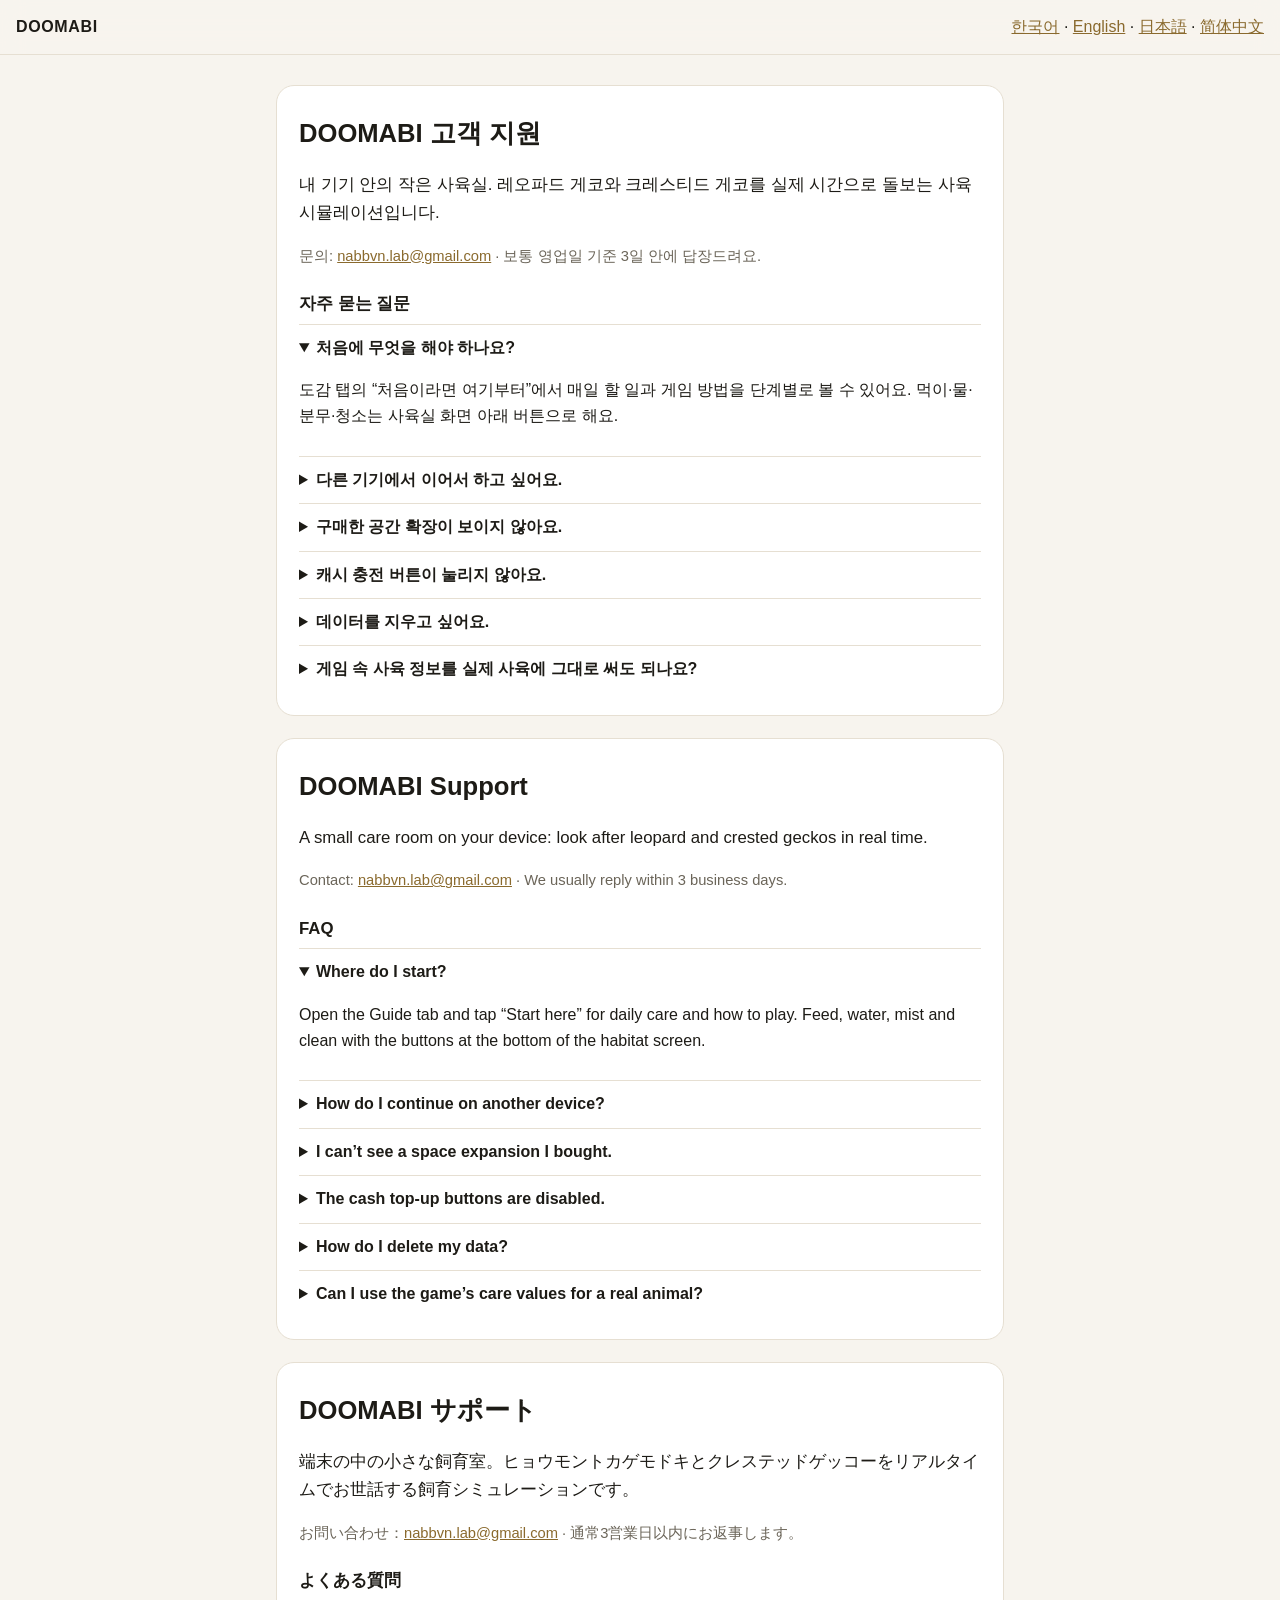
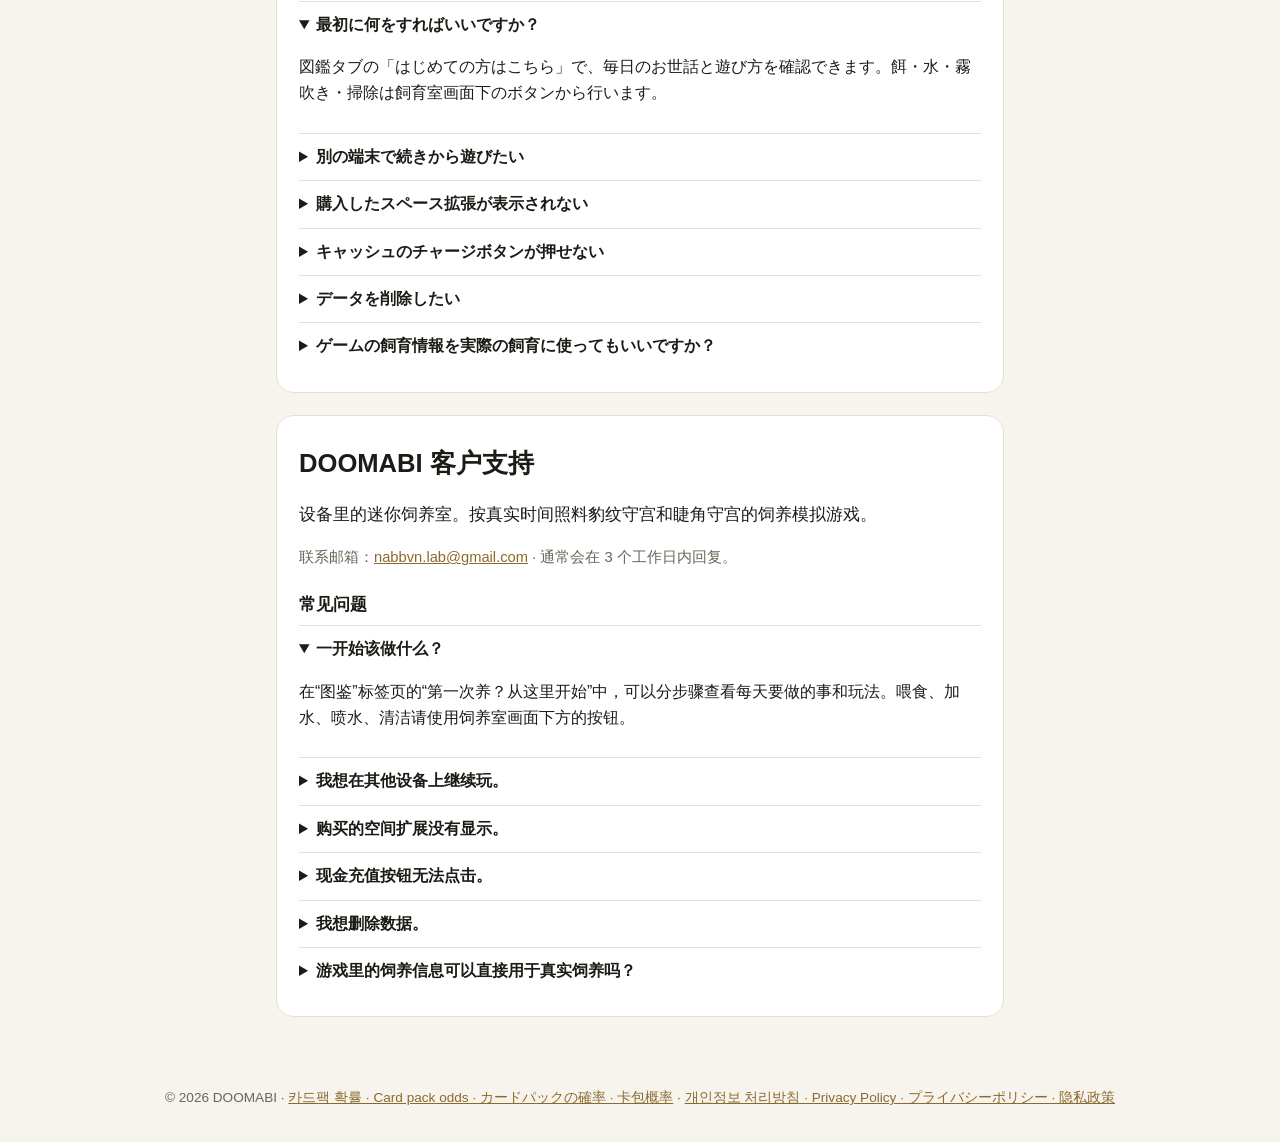
<file: index.html>
<!doctype html>
<html lang="ko">
<head>
<meta charset="utf-8">
<meta name="viewport" content="width=device-width, initial-scale=1">
<title>DOOMABI 고객 지원 · Support · サポート · 客户支持</title>
<link rel="stylesheet" href="style.css">
</head>
<body>
<header>
  <a class="brand" href="./">DOOMABI</a>
  <nav><a href="#ko">한국어</a> · <a href="#en">English</a> · <a href="#ja">日本語</a> · <a href="#zh-Hans">简体中文</a></nav>
</header>
<main>

<section id="ko" lang="ko">
<h1>DOOMABI 고객 지원</h1>
<p class="lead">내 기기 안의 작은 사육실. 레오파드 게코와 크레스티드 게코를 실제 시간으로 돌보는 사육 시뮬레이션입니다.</p>
<p class="contact">문의: <a href="mailto:nabbvn.lab@gmail.com">nabbvn.lab@gmail.com</a> · 보통 영업일 기준 3일 안에 답장드려요.</p>

<h2>자주 묻는 질문</h2>
<details open><summary>처음에 무엇을 해야 하나요?</summary>
<p>도감 탭의 “처음이라면 여기부터”에서 매일 할 일과 게임 방법을 단계별로 볼 수 있어요. 먹이·물·분무·청소는 사육실 화면 아래 버튼으로 해요.</p></details>
<details><summary>다른 기기에서 이어서 하고 싶어요.</summary>
<p>사육실은 기기에만 저장돼요. 새 기기로 바꿀 때 iOS의 빠른 시작으로 옮기거나 iCloud 백업에서 복원하면 사육실이 함께 옮겨져요. 앱만 새로 설치하면 새 사육실로 시작해요. 공간 확장은 같은 Apple 계정이면 “구매 내역 복원”으로 돌아와요.</p></details>
<details><summary>구매한 공간 확장이 보이지 않아요.</summary>
<p>상점 &gt; 캐시 충전 화면 아래의 “구매 내역 복원”을 눌러 주세요. 같은 Apple 계정으로 구매한 공간 확장이 복원됩니다.</p></details>
<details><summary>캐시 충전 버튼이 눌리지 않아요.</summary>
<p>사육실을 불러오는 중이거나 온보딩을 마치지 않았다면 잠시 기다려 주세요. 캐시는 이 기기에 저장되며 iCloud 백업에 포함되고, 앱을 삭제하면 사라져요.</p></details>
<details><summary>데이터를 지우고 싶어요.</summary>
<p>MY &gt; 설정 &gt; 계정 및 데이터 &gt; “데이터 초기화”로 기기의 데이터를 모두 지울 수 있어요. 앱을 삭제해도 기기 데이터가 지워지고, 예전 iCloud 백업에 남은 데이터는 기기 설정의 iCloud 백업 관리에서 지울 수 있어요. 문의 이메일은 앱 삭제로 지워지지 않으므로 삭제를 원하면 지원 이메일로 연락해 주세요. 자세한 내용은 <a href="privacy.html#ko">개인정보 처리방침</a>을 확인해 주세요.</p></details>
<details><summary>게임 속 사육 정보를 실제 사육에 그대로 써도 되나요?</summary>
<p>DOOMABI는 사육 원리를 연습하는 게임이에요. 실제 동물은 별도의 온습도계와 파충류 진료 수의사의 조언을 따라 주세요.</p></details>
</section>

<section id="en" lang="en">
<h1>DOOMABI Support</h1>
<p class="lead">A small care room on your device: look after leopard and crested geckos in real time.</p>
<p class="contact">Contact: <a href="mailto:nabbvn.lab@gmail.com">nabbvn.lab@gmail.com</a> · We usually reply within 3 business days.</p>

<h2>FAQ</h2>
<details open><summary>Where do I start?</summary>
<p>Open the Guide tab and tap “Start here” for daily care and how to play. Feed, water, mist and clean with the buttons at the bottom of the habitat screen.</p></details>
<details><summary>How do I continue on another device?</summary>
<p>Your care room is stored on the device only. When you move to a new device with iOS Quick Start or restore it from an iCloud Backup, the care room comes along. Installing only the app starts a new care room. Space expansions come back with “Restore purchases” on the same Apple Account.</p></details>
<details><summary>I can’t see a space expansion I bought.</summary>
<p>Tap “Restore purchases” at the bottom of Shop &gt; Top up cash. Expansions bought with the same Apple Account are restored.</p></details>
<details><summary>The cash top-up buttons are disabled.</summary>
<p>Wait for your care room to finish loading or finish onboarding. Cash is stored on this device and included in your iCloud Backup; it is lost if you delete the app.</p></details>
<details><summary>How do I delete my data?</summary>
<p>Use MY &gt; Settings &gt; Account &amp; data &gt; “Erase all data” to delete everything on this device. Deleting the app also removes its data from your device; data in older iCloud Backups can be removed in your device’s iCloud Backup settings. Deleting the app does not delete support emails; contact us by email to request their deletion. See the <a href="privacy.html#en">Privacy Policy</a>.</p></details>
<details><summary>Can I use the game’s care values for a real animal?</summary>
<p>DOOMABI is a game for practising care principles. For a real animal, use your own thermometer/hygrometer and ask a reptile veterinarian.</p></details>
</section>

<section id="ja" lang="ja">
<h1>DOOMABI サポート</h1>
<p class="lead">端末の中の小さな飼育室。ヒョウモントカゲモドキとクレステッドゲッコーをリアルタイムでお世話する飼育シミュレーションです。</p>
<p class="contact">お問い合わせ：<a href="mailto:nabbvn.lab@gmail.com">nabbvn.lab@gmail.com</a> · 通常3営業日以内にお返事します。</p>

<h2>よくある質問</h2>
<details open><summary>最初に何をすればいいですか？</summary>
<p>図鑑タブの「はじめての方はこちら」で、毎日のお世話と遊び方を確認できます。餌・水・霧吹き・掃除は飼育室画面下のボタンから行います。</p></details>
<details><summary>別の端末で続きから遊びたい</summary>
<p>飼育室は端末にのみ保存されます。新しい端末へiOSのクイックスタートで移行するか、iCloudバックアップから復元すると飼育室も一緒に移ります。アプリだけを新しくインストールすると新しい飼育室で始まります。スペース拡張は同じApple アカウントなら「購入を復元」で戻ります。</p></details>
<details><summary>購入したスペース拡張が表示されない</summary>
<p>ショップ &gt; キャッシュをチャージ 画面下の「購入を復元」をタップしてください。同じApple アカウントで購入した拡張が復元されます。</p></details>
<details><summary>キャッシュのチャージボタンが押せない</summary>
<p>飼育室の読み込みやオンボーディングの完了をお待ちください。キャッシュはこの端末に保存され、iCloudバックアップに含まれます。アプリを削除すると消えます。</p></details>
<details><summary>データを削除したい</summary>
<p>MY &gt; 設定 &gt; アカウントとデータ &gt;「データの初期化」で端末のデータをすべて削除できます。アプリを削除しても端末のデータは消え、以前のiCloudバックアップに残ったデータは端末の設定のiCloudバックアップの管理から削除できます。アプリを削除してもお問い合わせメールは削除されません。削除をご希望の場合はメールでご連絡ください。詳しくは<a href="privacy.html#ja">プライバシーポリシー</a>をご覧ください。</p></details>
<details><summary>ゲームの飼育情報を実際の飼育に使ってもいいですか？</summary>
<p>DOOMABIは飼育の原理を練習するゲームです。実際の動物には、ご自身の温湿度計と爬虫類を診る獣医師の助言に従ってください。</p></details>
</section>

<section id="zh-Hans" lang="zh-Hans">
<h1>DOOMABI 客户支持</h1>
<p class="lead">设备里的迷你饲养室。按真实时间照料豹纹守宫和睫角守宫的饲养模拟游戏。</p>
<p class="contact">联系邮箱：<a href="mailto:nabbvn.lab@gmail.com">nabbvn.lab@gmail.com</a> · 通常会在 3 个工作日内回复。</p>

<h2>常见问题</h2>
<details open><summary>一开始该做什么？</summary>
<p>在“图鉴”标签页的“第一次养？从这里开始”中，可以分步骤查看每天要做的事和玩法。喂食、加水、喷水、清洁请使用饲养室画面下方的按钮。</p></details>
<details><summary>我想在其他设备上继续玩。</summary>
<p>饲养室只保存在设备上。换新设备时，使用 iOS 的“快速开始”迁移，或从 iCloud 备份中恢复，饲养室会一并迁移。如果只重新安装应用，则会以全新的饲养室开始。空间扩展只要使用同一个 Apple 账户，通过“恢复购买记录”即可找回。</p></details>
<details><summary>购买的空间扩展没有显示。</summary>
<p>请点击“商店 &gt; 充值现金”画面下方的“恢复购买记录”。使用同一个 Apple 账户购买的空间扩展将会恢复。</p></details>
<details><summary>现金充值按钮无法点击。</summary>
<p>如果正在加载饲养室，或尚未完成新手引导，请稍候片刻。现金保存在这台设备上，并包含在 iCloud 备份中，删除应用后会随之消失。</p></details>
<details><summary>我想删除数据。</summary>
<p>通过“MY &gt; 设置 &gt; 账户与数据 &gt; 清除所有数据”，可以删除设备上的全部数据。删除应用同样会清除设备上的数据；此前 iCloud 备份中残留的数据，可在设备设置的 iCloud 备份管理中删除。删除应用不会删除咨询邮件，如需删除，请通过支持邮箱联系我们。详情请参阅<a href="privacy.html#zh-Hans">隐私政策</a>。</p></details>
<details><summary>游戏里的饲养信息可以直接用于真实饲养吗？</summary>
<p>DOOMABI 是一款用来练习饲养原理的游戏。饲养真实的动物时，请另外准备温湿度计，并听取爬行动物兽医的建议。</p></details>
</section>

</main>
<footer>© 2026 DOOMABI · <a href="odds.html">카드팩 확률 · Card pack odds · カードパックの確率 · 卡包概率</a> · <a href="privacy.html">개인정보 처리방침 · Privacy Policy · プライバシーポリシー · 隐私政策</a></footer>
</body>
</html>
</file>
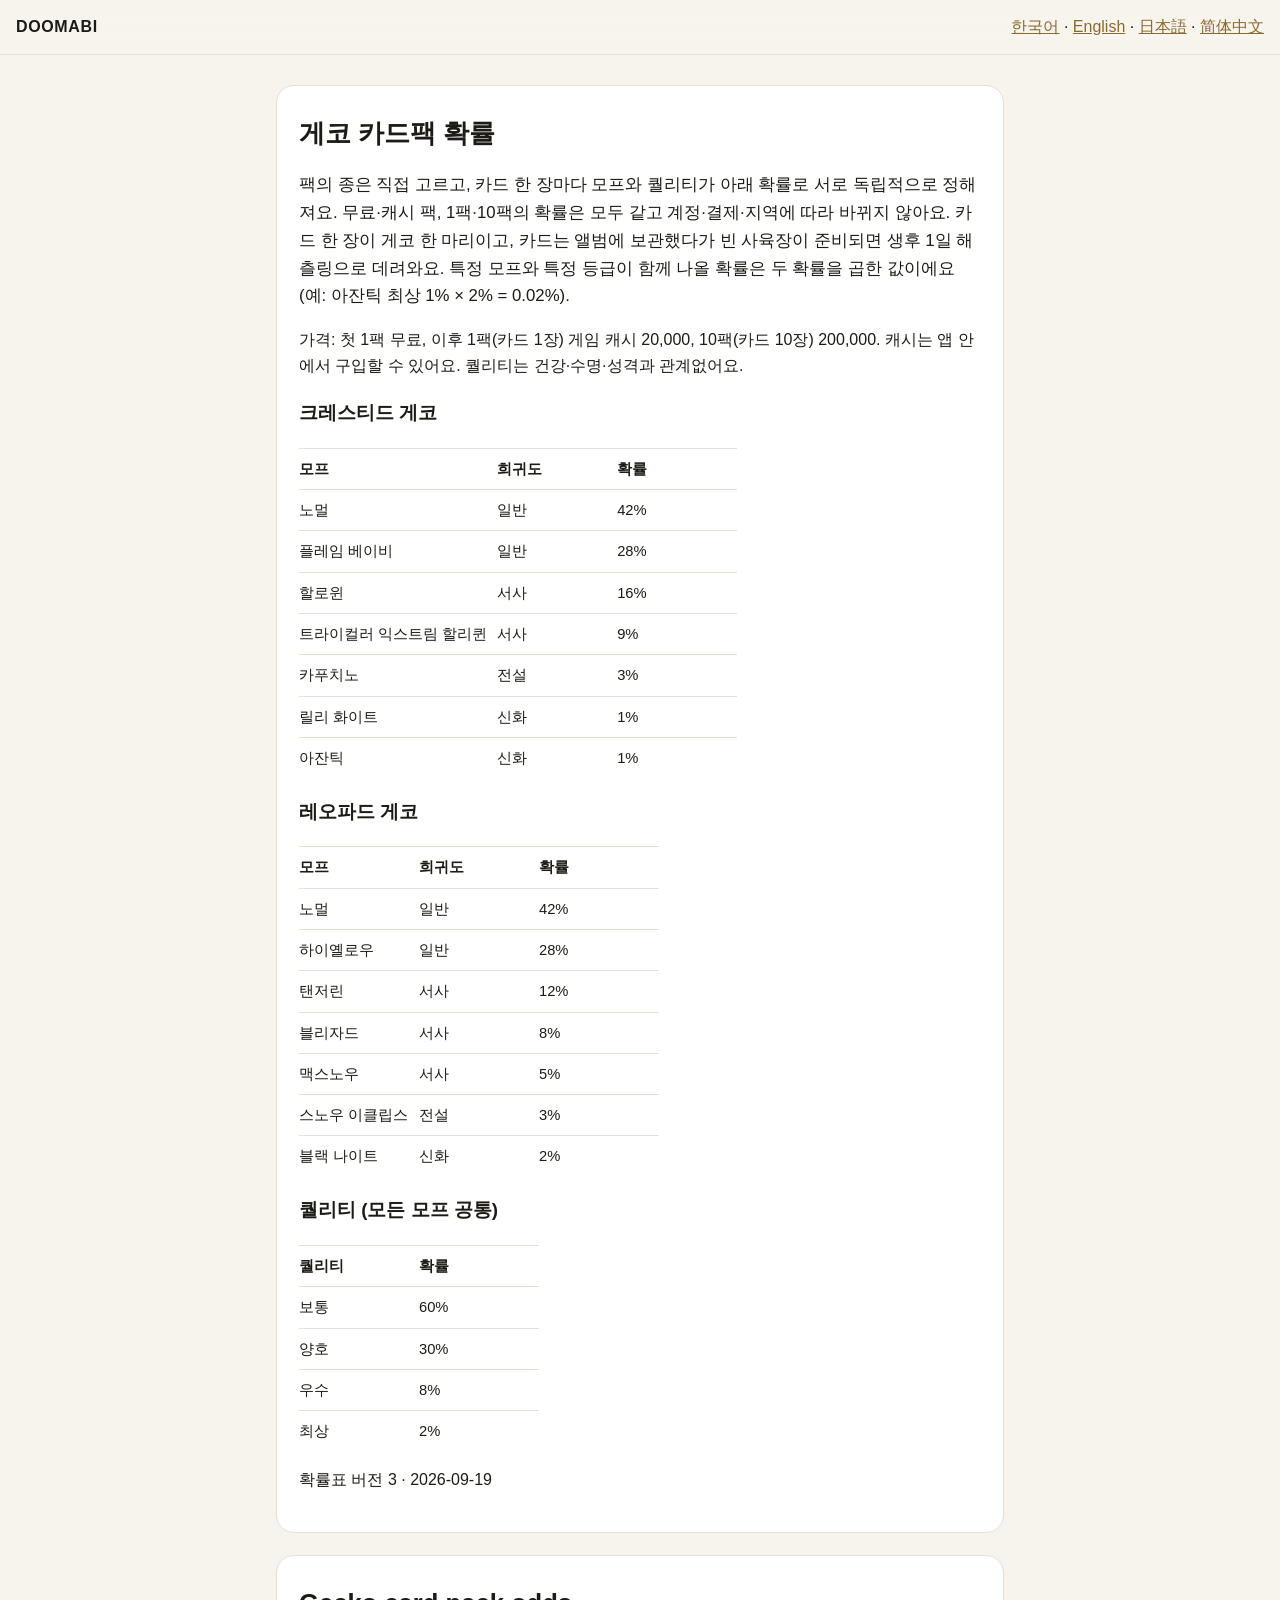
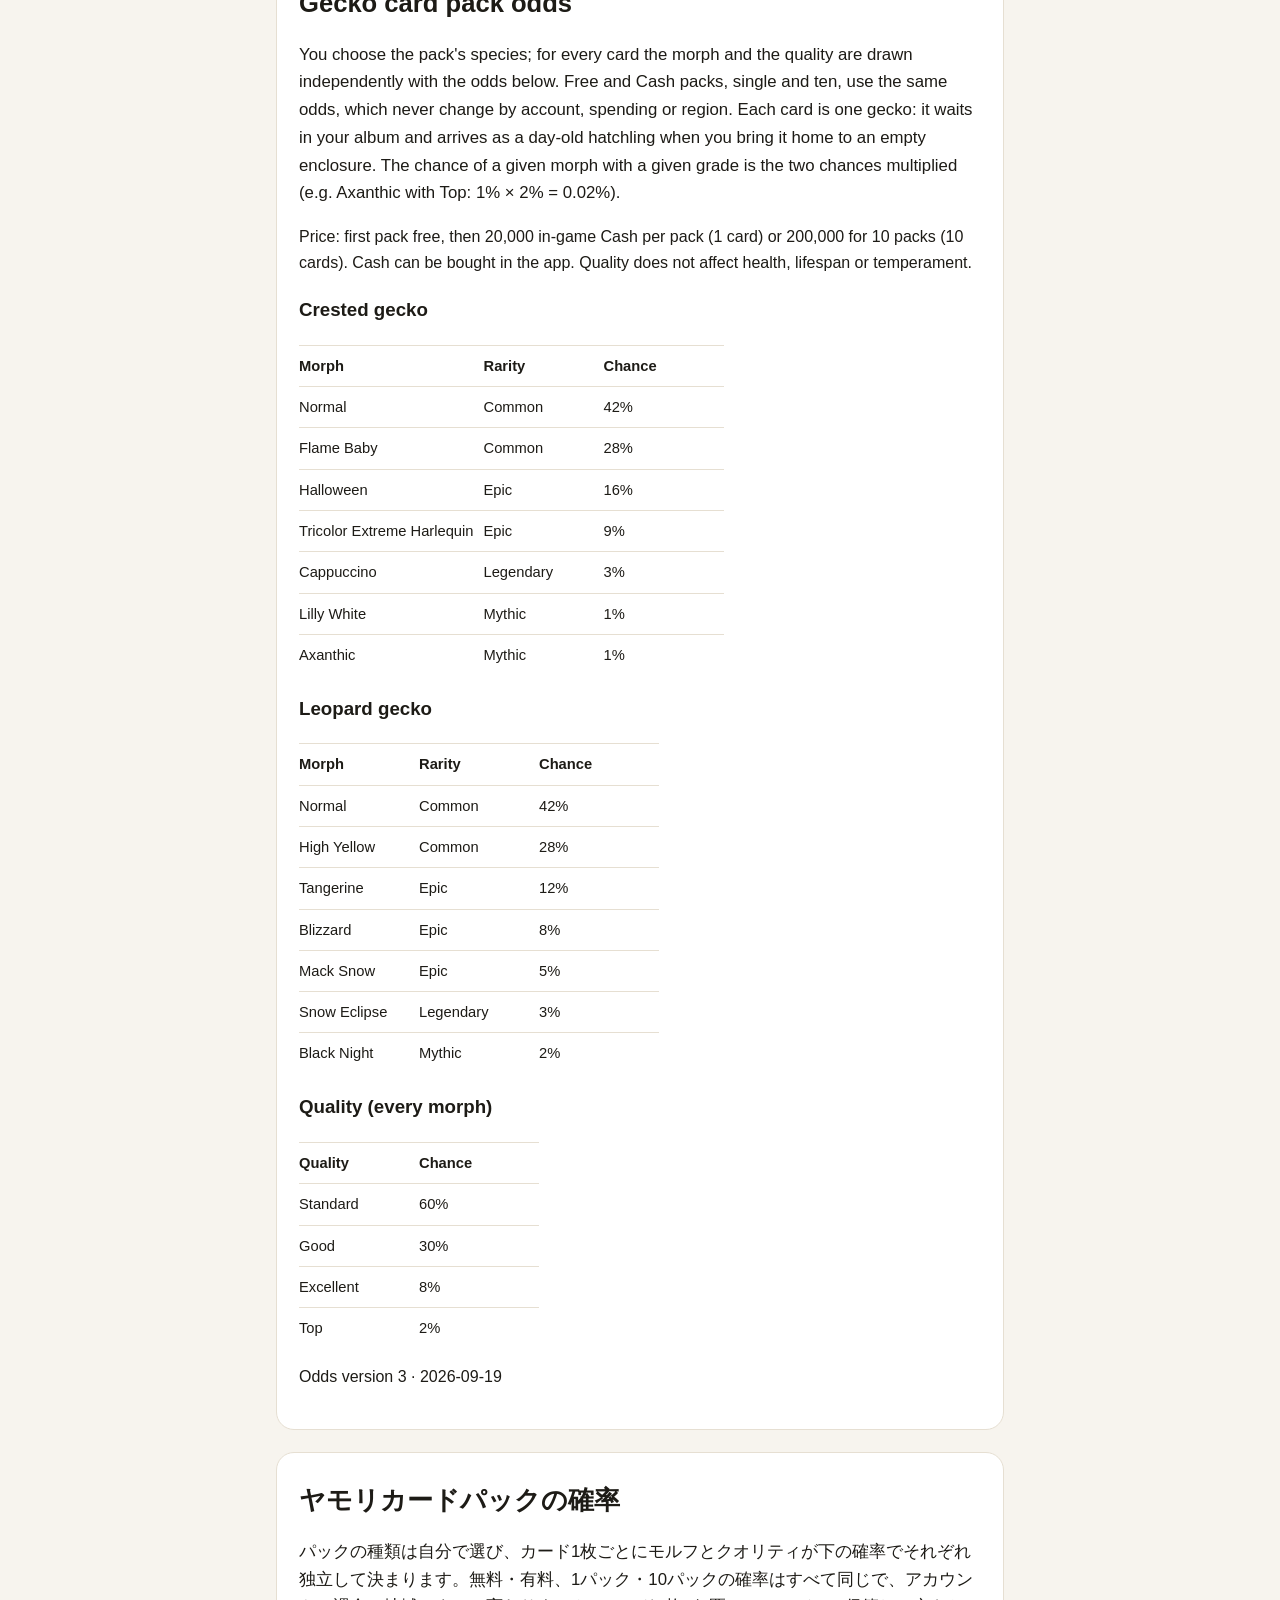
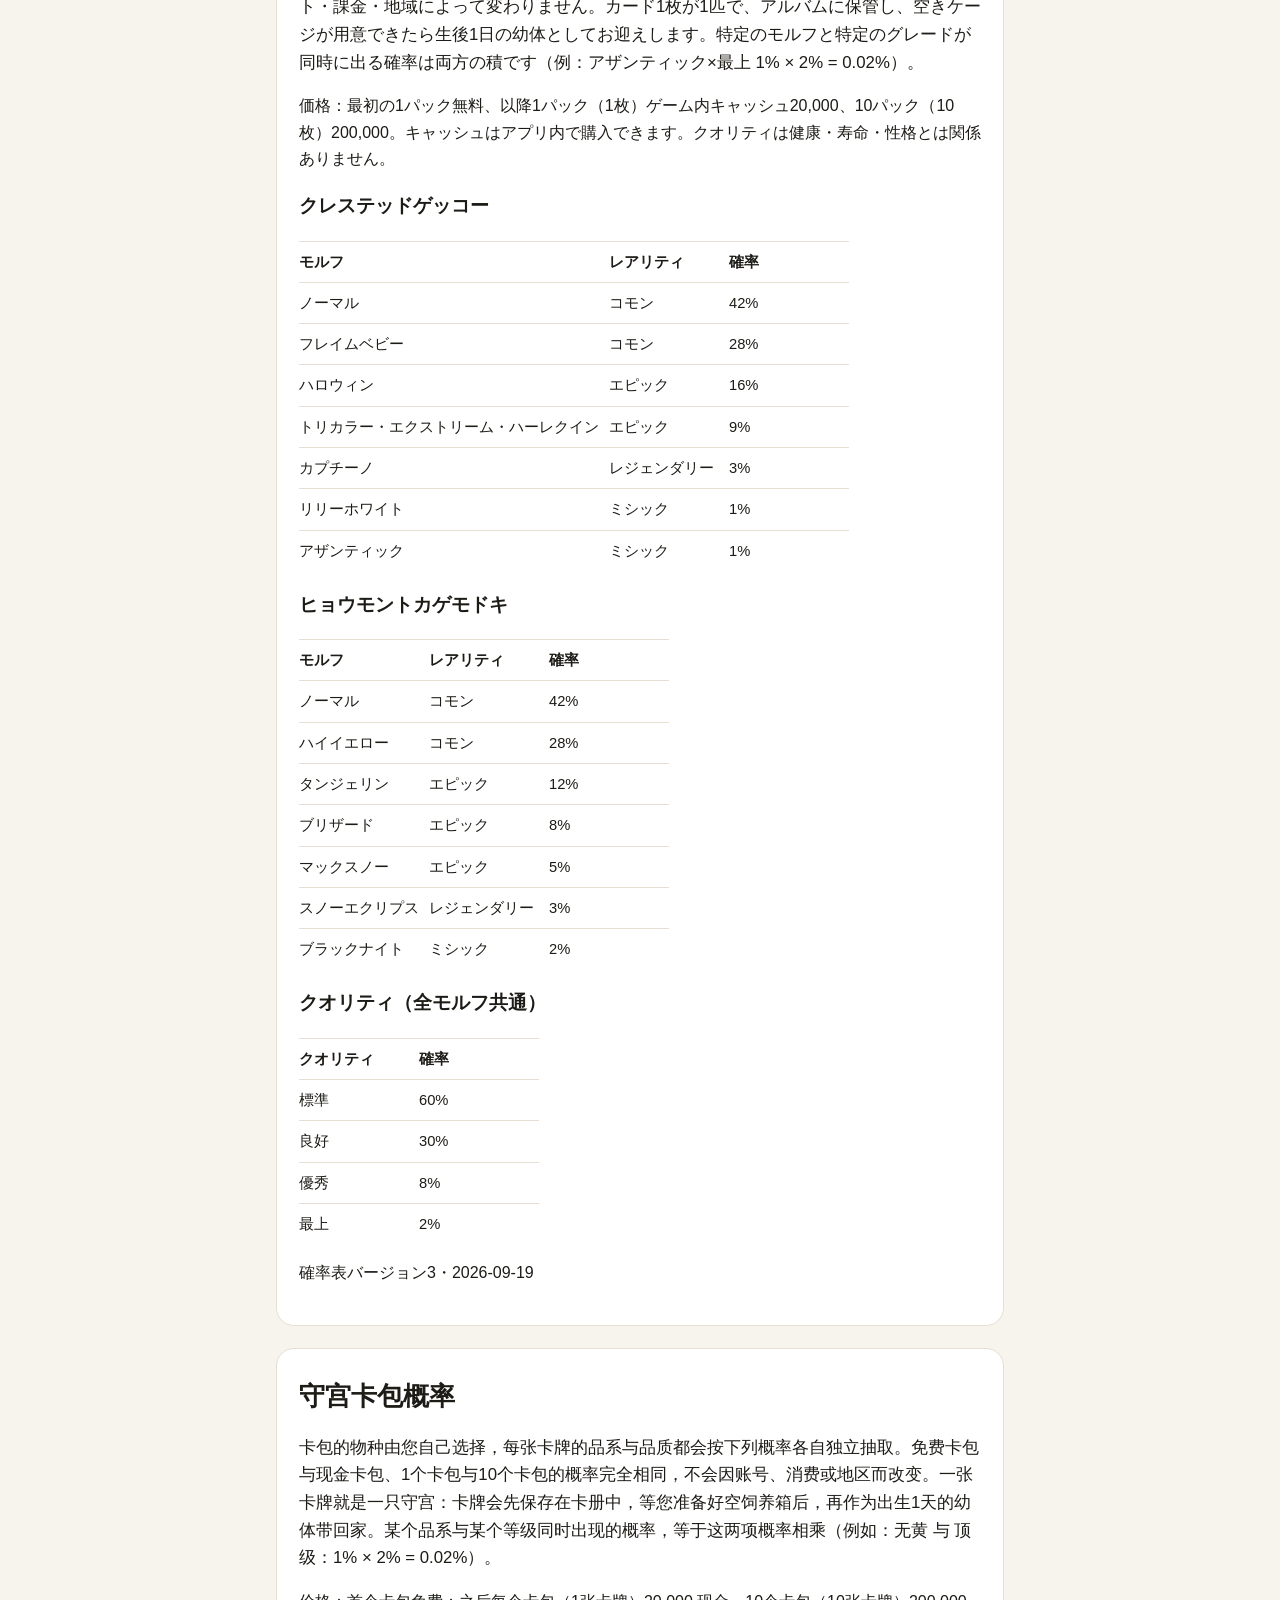
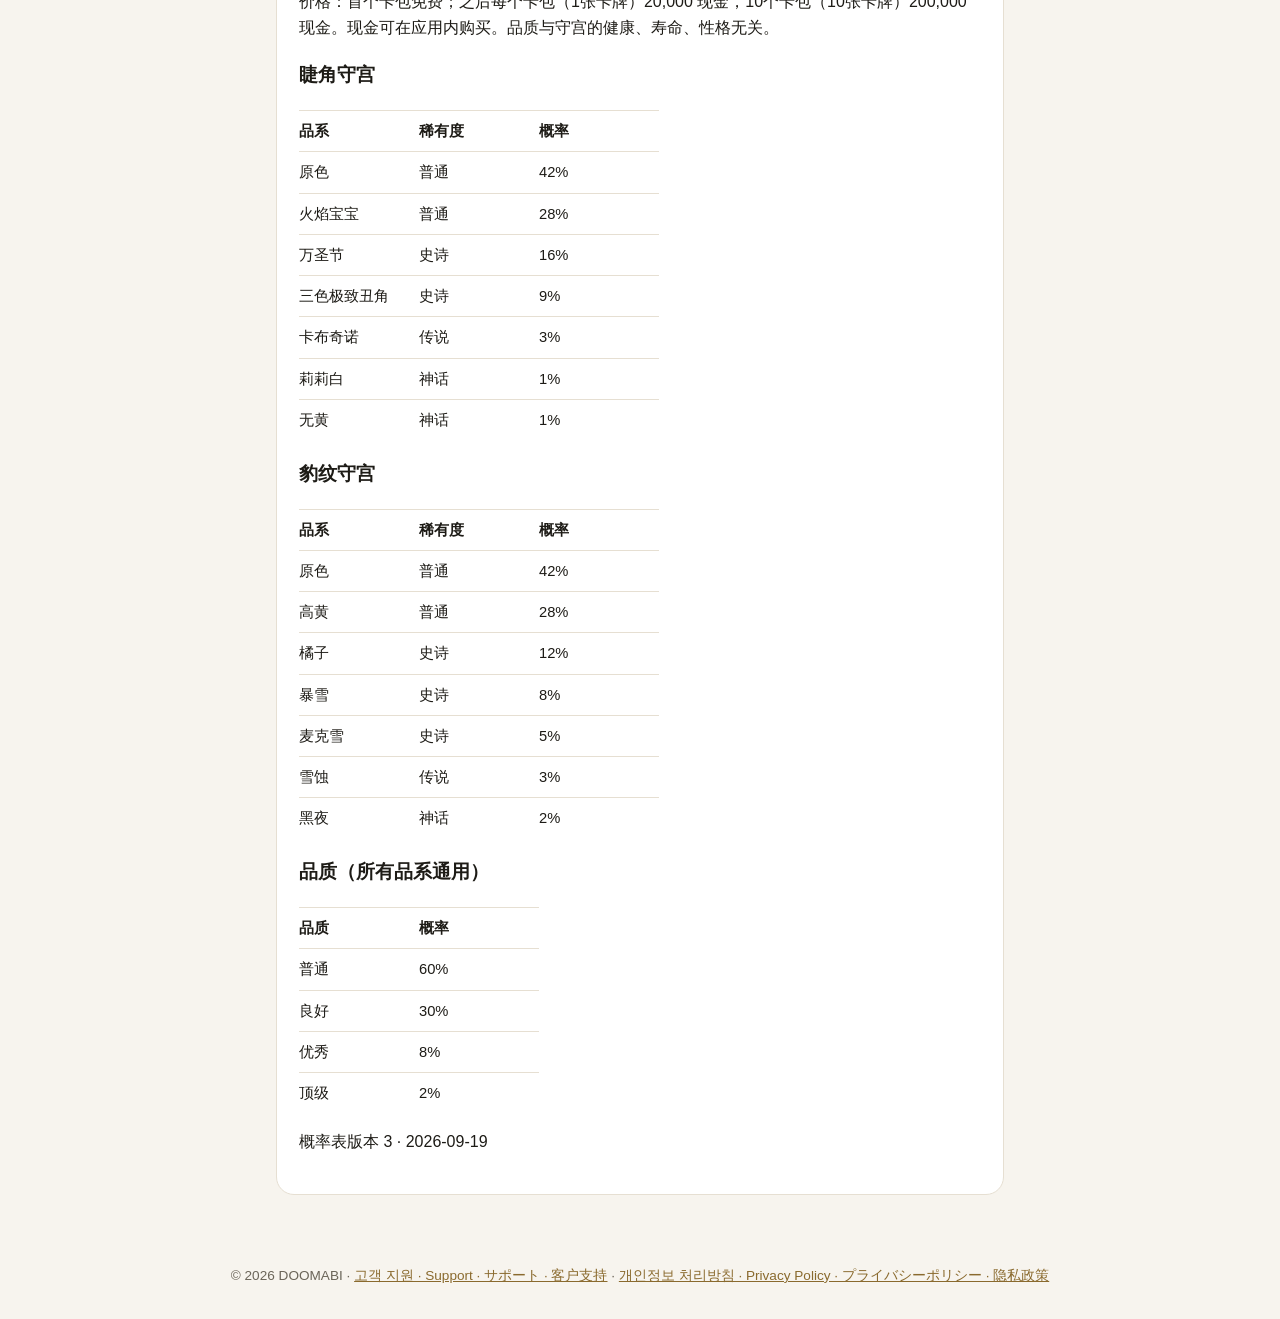
<file: odds.html>
<!doctype html>
<html lang="ko">
<head>
<meta charset="utf-8">
<meta name="viewport" content="width=device-width, initial-scale=1">
<title>DOOMABI 게코 카드팩 확률 · Card pack odds · カードパックの確率 · 卡包概率</title>
<link rel="stylesheet" href="style.css">
</head>
<body>
<header>
  <a class="brand" href="./">DOOMABI</a>
  <nav><a href="#ko">한국어</a> · <a href="#en">English</a> · <a href="#ja">日本語</a> · <a href="#zh-Hans">简体中文</a></nav>
</header>
<main>

<section id="ko" lang="ko">
<h1>게코 카드팩 확률</h1>
<p class="lead">팩의 종은 직접 고르고, 카드 한 장마다 모프와 퀄리티가 아래 확률로 서로 독립적으로 정해져요. 무료·캐시 팩, 1팩·10팩의 확률은 모두 같고 계정·결제·지역에 따라 바뀌지 않아요. 카드 한 장이 게코 한 마리이고, 카드는 앨범에 보관했다가 빈 사육장이 준비되면 생후 1일 해츨링으로 데려와요. 특정 모프와 특정 등급이 함께 나올 확률은 두 확률을 곱한 값이에요 (예: 아잔틱 최상 1% × 2% = 0.02%).</p>
<p>가격: 첫 1팩 무료, 이후 1팩(카드 1장) 게임 캐시 20,000, 10팩(카드 10장) 200,000. 캐시는 앱 안에서 구입할 수 있어요. 퀄리티는 건강·수명·성격과 관계없어요.</p>
<h3>크레스티드 게코</h3>
<table>
<tr><th>모프</th><th>희귀도</th><th>확률</th></tr>
<tr><td>노멀</td><td>일반</td><td>42%</td></tr>
<tr><td>플레임 베이비</td><td>일반</td><td>28%</td></tr>
<tr><td>할로윈</td><td>서사</td><td>16%</td></tr>
<tr><td>트라이컬러 익스트림 할리퀸</td><td>서사</td><td>9%</td></tr>
<tr><td>카푸치노</td><td>전설</td><td>3%</td></tr>
<tr><td>릴리 화이트</td><td>신화</td><td>1%</td></tr>
<tr><td>아잔틱</td><td>신화</td><td>1%</td></tr>
</table>
<h3>레오파드 게코</h3>
<table>
<tr><th>모프</th><th>희귀도</th><th>확률</th></tr>
<tr><td>노멀</td><td>일반</td><td>42%</td></tr>
<tr><td>하이옐로우</td><td>일반</td><td>28%</td></tr>
<tr><td>탠저린</td><td>서사</td><td>12%</td></tr>
<tr><td>블리자드</td><td>서사</td><td>8%</td></tr>
<tr><td>맥스노우</td><td>서사</td><td>5%</td></tr>
<tr><td>스노우 이클립스</td><td>전설</td><td>3%</td></tr>
<tr><td>블랙 나이트</td><td>신화</td><td>2%</td></tr>
</table>
<h3>퀄리티 (모든 모프 공통)</h3>
<table>
<tr><th>퀄리티</th><th>확률</th></tr>
<tr><td>보통</td><td>60%</td></tr>
<tr><td>양호</td><td>30%</td></tr>
<tr><td>우수</td><td>8%</td></tr>
<tr><td>최상</td><td>2%</td></tr>
</table>
<p class="updated">확률표 버전 3 · 2026-09-19</p>
</section>

<section id="en" lang="en">
<h1>Gecko card pack odds</h1>
<p class="lead">You choose the pack's species; for every card the morph and the quality are drawn independently with the odds below. Free and Cash packs, single and ten, use the same odds, which never change by account, spending or region. Each card is one gecko: it waits in your album and arrives as a day-old hatchling when you bring it home to an empty enclosure. The chance of a given morph with a given grade is the two chances multiplied (e.g. Axanthic with Top: 1% × 2% = 0.02%).</p>
<p>Price: first pack free, then 20,000 in-game Cash per pack (1 card) or 200,000 for 10 packs (10 cards). Cash can be bought in the app. Quality does not affect health, lifespan or temperament.</p>
<h3>Crested gecko</h3>
<table>
<tr><th>Morph</th><th>Rarity</th><th>Chance</th></tr>
<tr><td>Normal</td><td>Common</td><td>42%</td></tr>
<tr><td>Flame Baby</td><td>Common</td><td>28%</td></tr>
<tr><td>Halloween</td><td>Epic</td><td>16%</td></tr>
<tr><td>Tricolor Extreme Harlequin</td><td>Epic</td><td>9%</td></tr>
<tr><td>Cappuccino</td><td>Legendary</td><td>3%</td></tr>
<tr><td>Lilly White</td><td>Mythic</td><td>1%</td></tr>
<tr><td>Axanthic</td><td>Mythic</td><td>1%</td></tr>
</table>
<h3>Leopard gecko</h3>
<table>
<tr><th>Morph</th><th>Rarity</th><th>Chance</th></tr>
<tr><td>Normal</td><td>Common</td><td>42%</td></tr>
<tr><td>High Yellow</td><td>Common</td><td>28%</td></tr>
<tr><td>Tangerine</td><td>Epic</td><td>12%</td></tr>
<tr><td>Blizzard</td><td>Epic</td><td>8%</td></tr>
<tr><td>Mack Snow</td><td>Epic</td><td>5%</td></tr>
<tr><td>Snow Eclipse</td><td>Legendary</td><td>3%</td></tr>
<tr><td>Black Night</td><td>Mythic</td><td>2%</td></tr>
</table>
<h3>Quality (every morph)</h3>
<table>
<tr><th>Quality</th><th>Chance</th></tr>
<tr><td>Standard</td><td>60%</td></tr>
<tr><td>Good</td><td>30%</td></tr>
<tr><td>Excellent</td><td>8%</td></tr>
<tr><td>Top</td><td>2%</td></tr>
</table>
<p class="updated">Odds version 3 · 2026-09-19</p>
</section>

<section id="ja" lang="ja">
<h1>ヤモリカードパックの確率</h1>
<p class="lead">パックの種類は自分で選び、カード1枚ごとにモルフとクオリティが下の確率でそれぞれ独立して決まります。無料・有料、1パック・10パックの確率はすべて同じで、アカウント・課金・地域によって変わりません。カード1枚が1匹で、アルバムに保管し、空きケージが用意できたら生後1日の幼体としてお迎えします。特定のモルフと特定のグレードが同時に出る確率は両方の積です（例：アザンティック×最上 1% × 2% = 0.02%）。</p>
<p>価格：最初の1パック無料、以降1パック（1枚）ゲーム内キャッシュ20,000、10パック（10枚）200,000。キャッシュはアプリ内で購入できます。クオリティは健康・寿命・性格とは関係ありません。</p>
<h3>クレステッドゲッコー</h3>
<table>
<tr><th>モルフ</th><th>レアリティ</th><th>確率</th></tr>
<tr><td>ノーマル</td><td>コモン</td><td>42%</td></tr>
<tr><td>フレイムベビー</td><td>コモン</td><td>28%</td></tr>
<tr><td>ハロウィン</td><td>エピック</td><td>16%</td></tr>
<tr><td>トリカラー・エクストリーム・ハーレクイン</td><td>エピック</td><td>9%</td></tr>
<tr><td>カプチーノ</td><td>レジェンダリー</td><td>3%</td></tr>
<tr><td>リリーホワイト</td><td>ミシック</td><td>1%</td></tr>
<tr><td>アザンティック</td><td>ミシック</td><td>1%</td></tr>
</table>
<h3>ヒョウモントカゲモドキ</h3>
<table>
<tr><th>モルフ</th><th>レアリティ</th><th>確率</th></tr>
<tr><td>ノーマル</td><td>コモン</td><td>42%</td></tr>
<tr><td>ハイイエロー</td><td>コモン</td><td>28%</td></tr>
<tr><td>タンジェリン</td><td>エピック</td><td>12%</td></tr>
<tr><td>ブリザード</td><td>エピック</td><td>8%</td></tr>
<tr><td>マックスノー</td><td>エピック</td><td>5%</td></tr>
<tr><td>スノーエクリプス</td><td>レジェンダリー</td><td>3%</td></tr>
<tr><td>ブラックナイト</td><td>ミシック</td><td>2%</td></tr>
</table>
<h3>クオリティ（全モルフ共通）</h3>
<table>
<tr><th>クオリティ</th><th>確率</th></tr>
<tr><td>標準</td><td>60%</td></tr>
<tr><td>良好</td><td>30%</td></tr>
<tr><td>優秀</td><td>8%</td></tr>
<tr><td>最上</td><td>2%</td></tr>
</table>
<p class="updated">確率表バージョン3・2026-09-19</p>
</section>

<section id="zh-Hans" lang="zh-Hans">
<h1>守宫卡包概率</h1>
<p class="lead">卡包的物种由您自己选择，每张卡牌的品系与品质都会按下列概率各自独立抽取。免费卡包与现金卡包、1个卡包与10个卡包的概率完全相同，不会因账号、消费或地区而改变。一张卡牌就是一只守宫：卡牌会先保存在卡册中，等您准备好空饲养箱后，再作为出生1天的幼体带回家。某个品系与某个等级同时出现的概率，等于这两项概率相乘（例如：无黄 与 顶级：1% × 2% = 0.02%）。</p>
<p>价格：首个卡包免费；之后每个卡包（1张卡牌）20,000 现金，10个卡包（10张卡牌）200,000 现金。现金可在应用内购买。品质与守宫的健康、寿命、性格无关。</p>
<h3>睫角守宫</h3>
<table>
<tr><th>品系</th><th>稀有度</th><th>概率</th></tr>
<tr><td>原色</td><td>普通</td><td>42%</td></tr>
<tr><td>火焰宝宝</td><td>普通</td><td>28%</td></tr>
<tr><td>万圣节</td><td>史诗</td><td>16%</td></tr>
<tr><td>三色极致丑角</td><td>史诗</td><td>9%</td></tr>
<tr><td>卡布奇诺</td><td>传说</td><td>3%</td></tr>
<tr><td>莉莉白</td><td>神话</td><td>1%</td></tr>
<tr><td>无黄</td><td>神话</td><td>1%</td></tr>
</table>
<h3>豹纹守宫</h3>
<table>
<tr><th>品系</th><th>稀有度</th><th>概率</th></tr>
<tr><td>原色</td><td>普通</td><td>42%</td></tr>
<tr><td>高黄</td><td>普通</td><td>28%</td></tr>
<tr><td>橘子</td><td>史诗</td><td>12%</td></tr>
<tr><td>暴雪</td><td>史诗</td><td>8%</td></tr>
<tr><td>麦克雪</td><td>史诗</td><td>5%</td></tr>
<tr><td>雪蚀</td><td>传说</td><td>3%</td></tr>
<tr><td>黑夜</td><td>神话</td><td>2%</td></tr>
</table>
<h3>品质（所有品系通用）</h3>
<table>
<tr><th>品质</th><th>概率</th></tr>
<tr><td>普通</td><td>60%</td></tr>
<tr><td>良好</td><td>30%</td></tr>
<tr><td>优秀</td><td>8%</td></tr>
<tr><td>顶级</td><td>2%</td></tr>
</table>
<p class="updated">概率表版本 3 · 2026-09-19</p>
</section>

</main>
<footer>© 2026 DOOMABI · <a href="./">고객 지원 · Support · サポート · 客户支持</a> · <a href="privacy.html">개인정보 처리방침 · Privacy Policy · プライバシーポリシー · 隐私政策</a></footer>
</body>
</html>
</file>
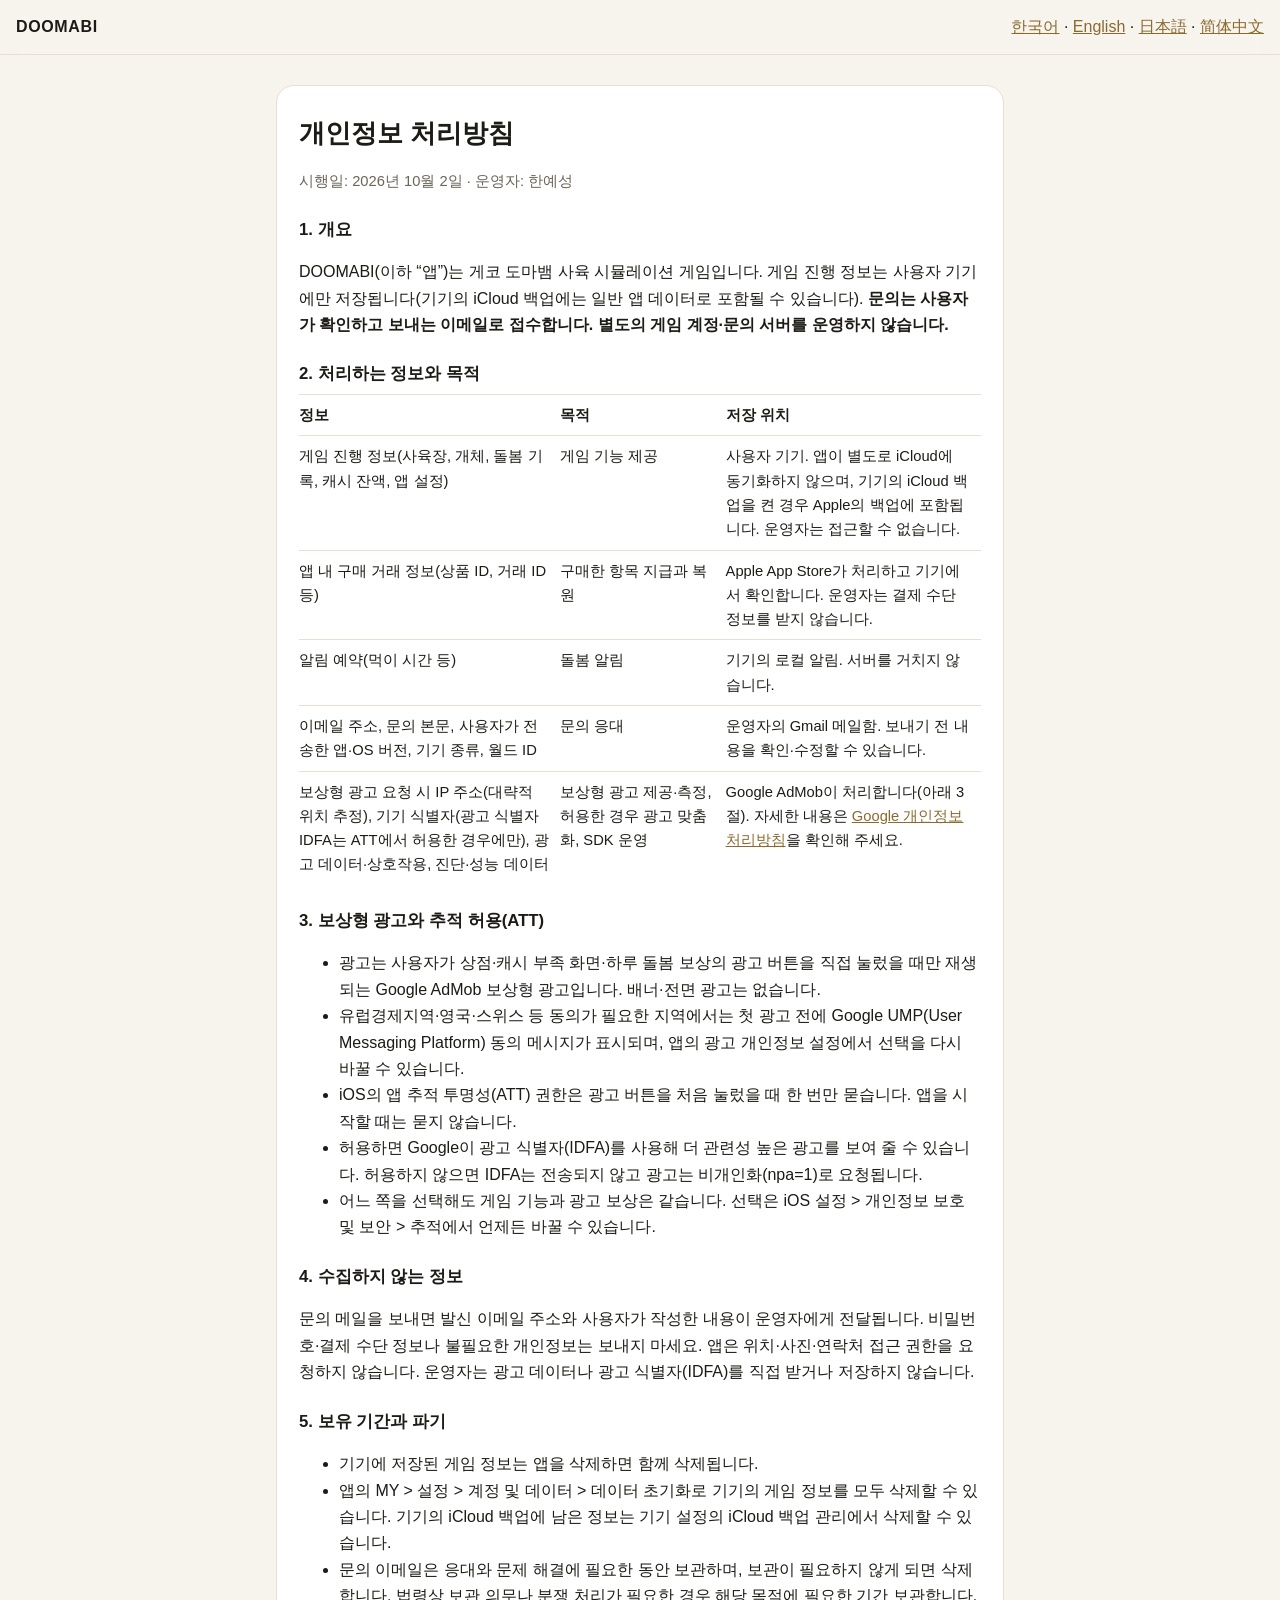
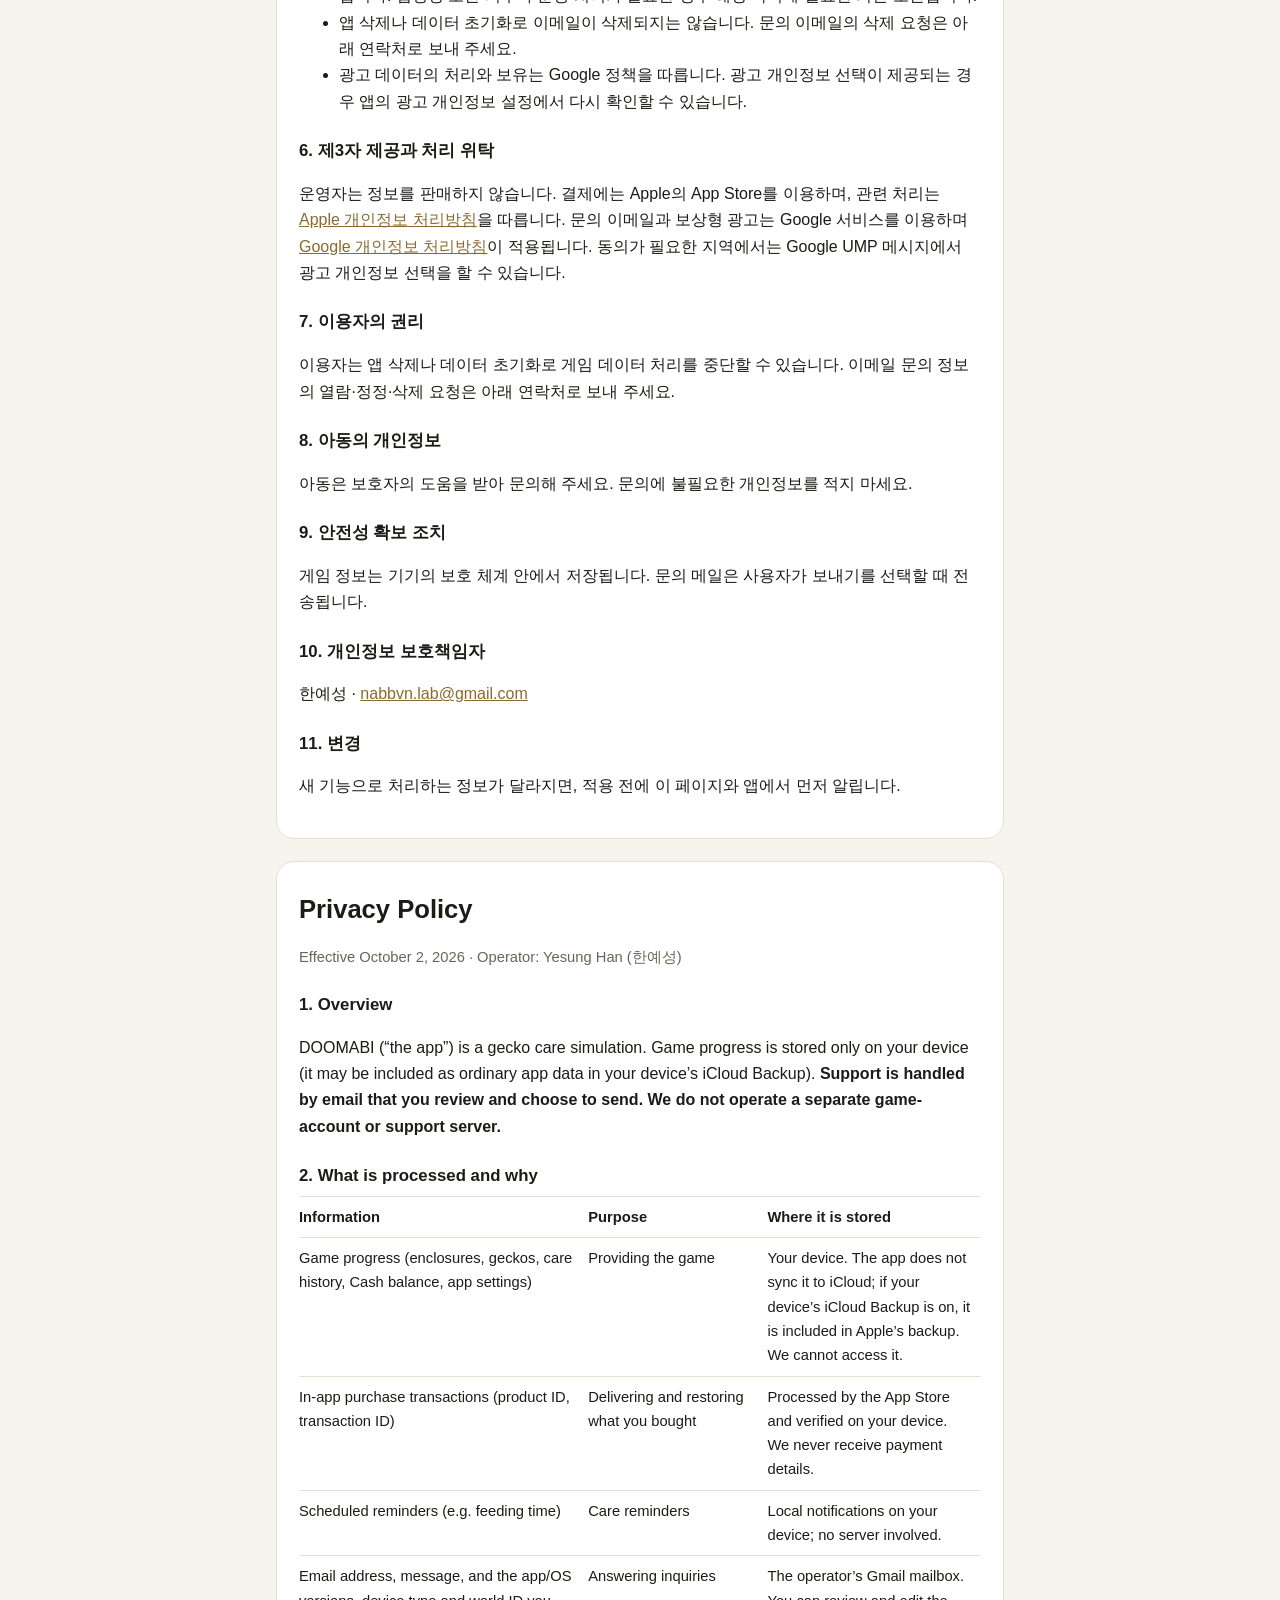
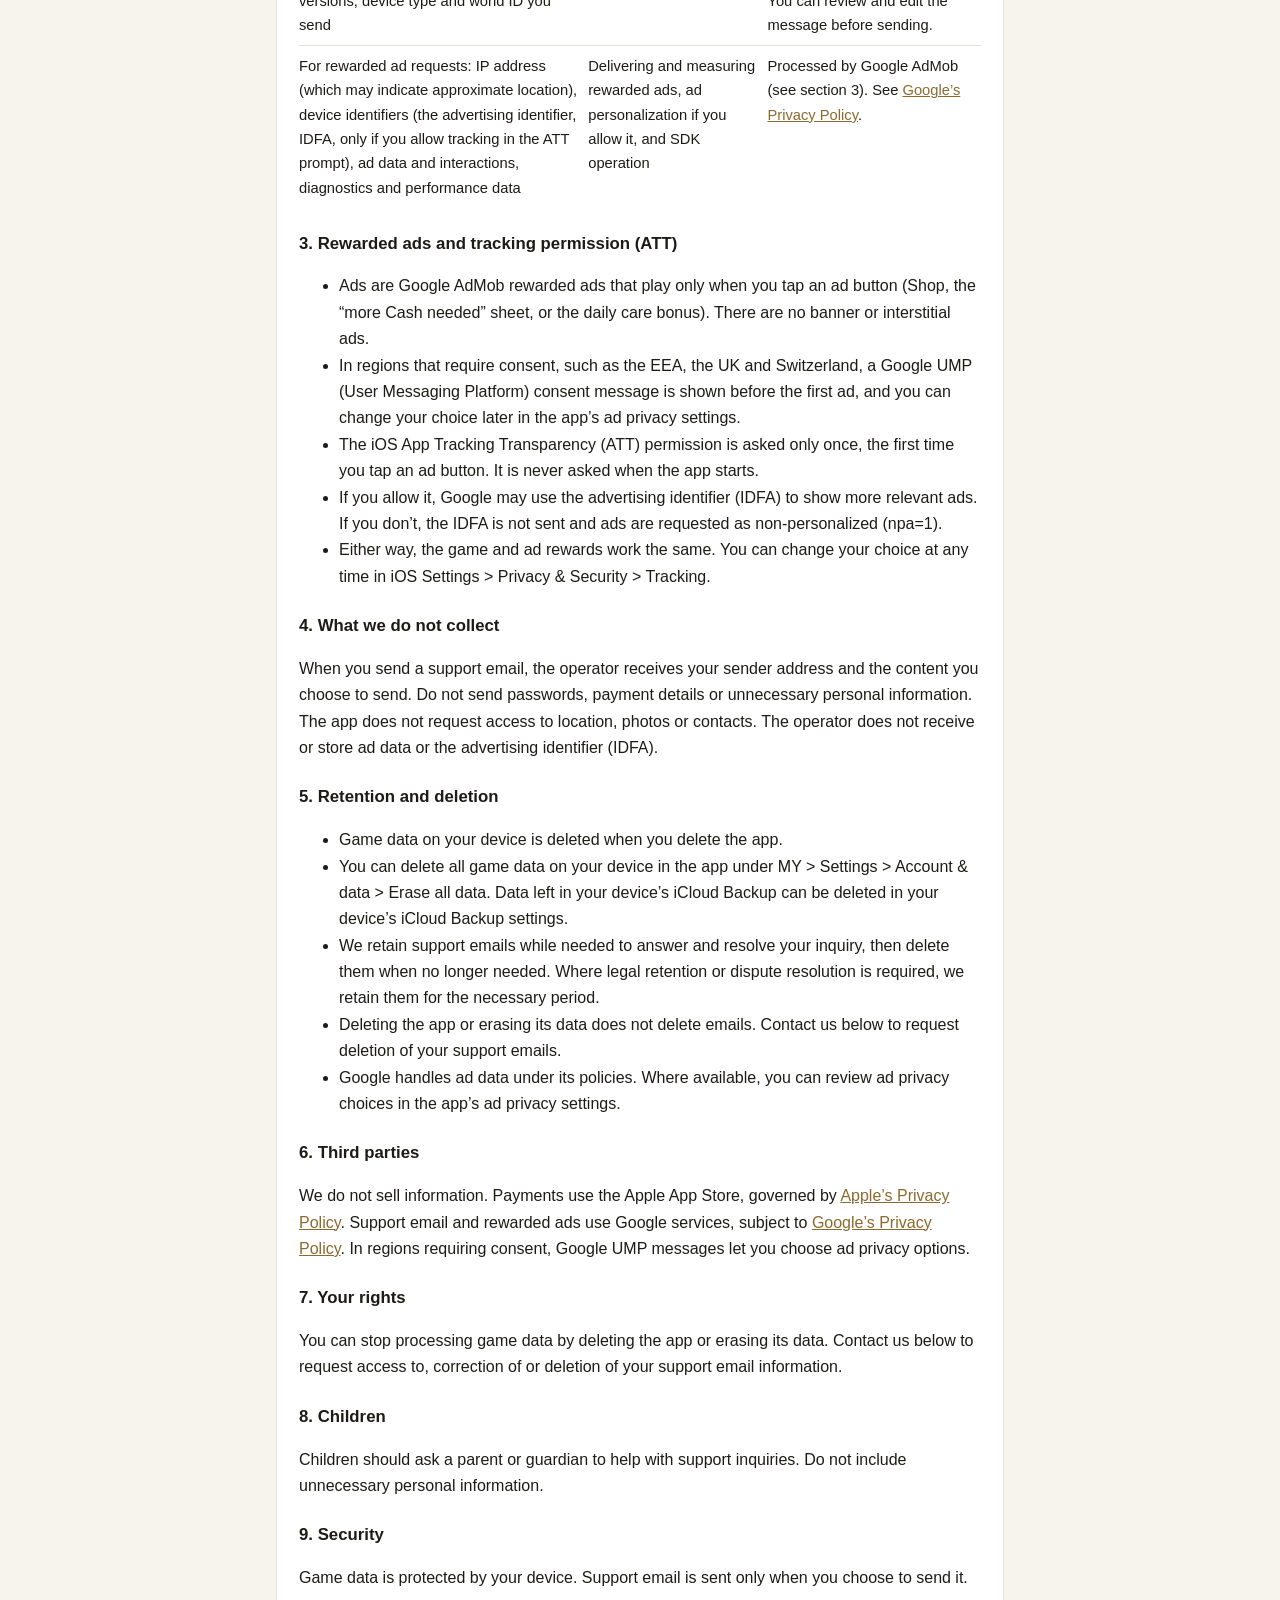
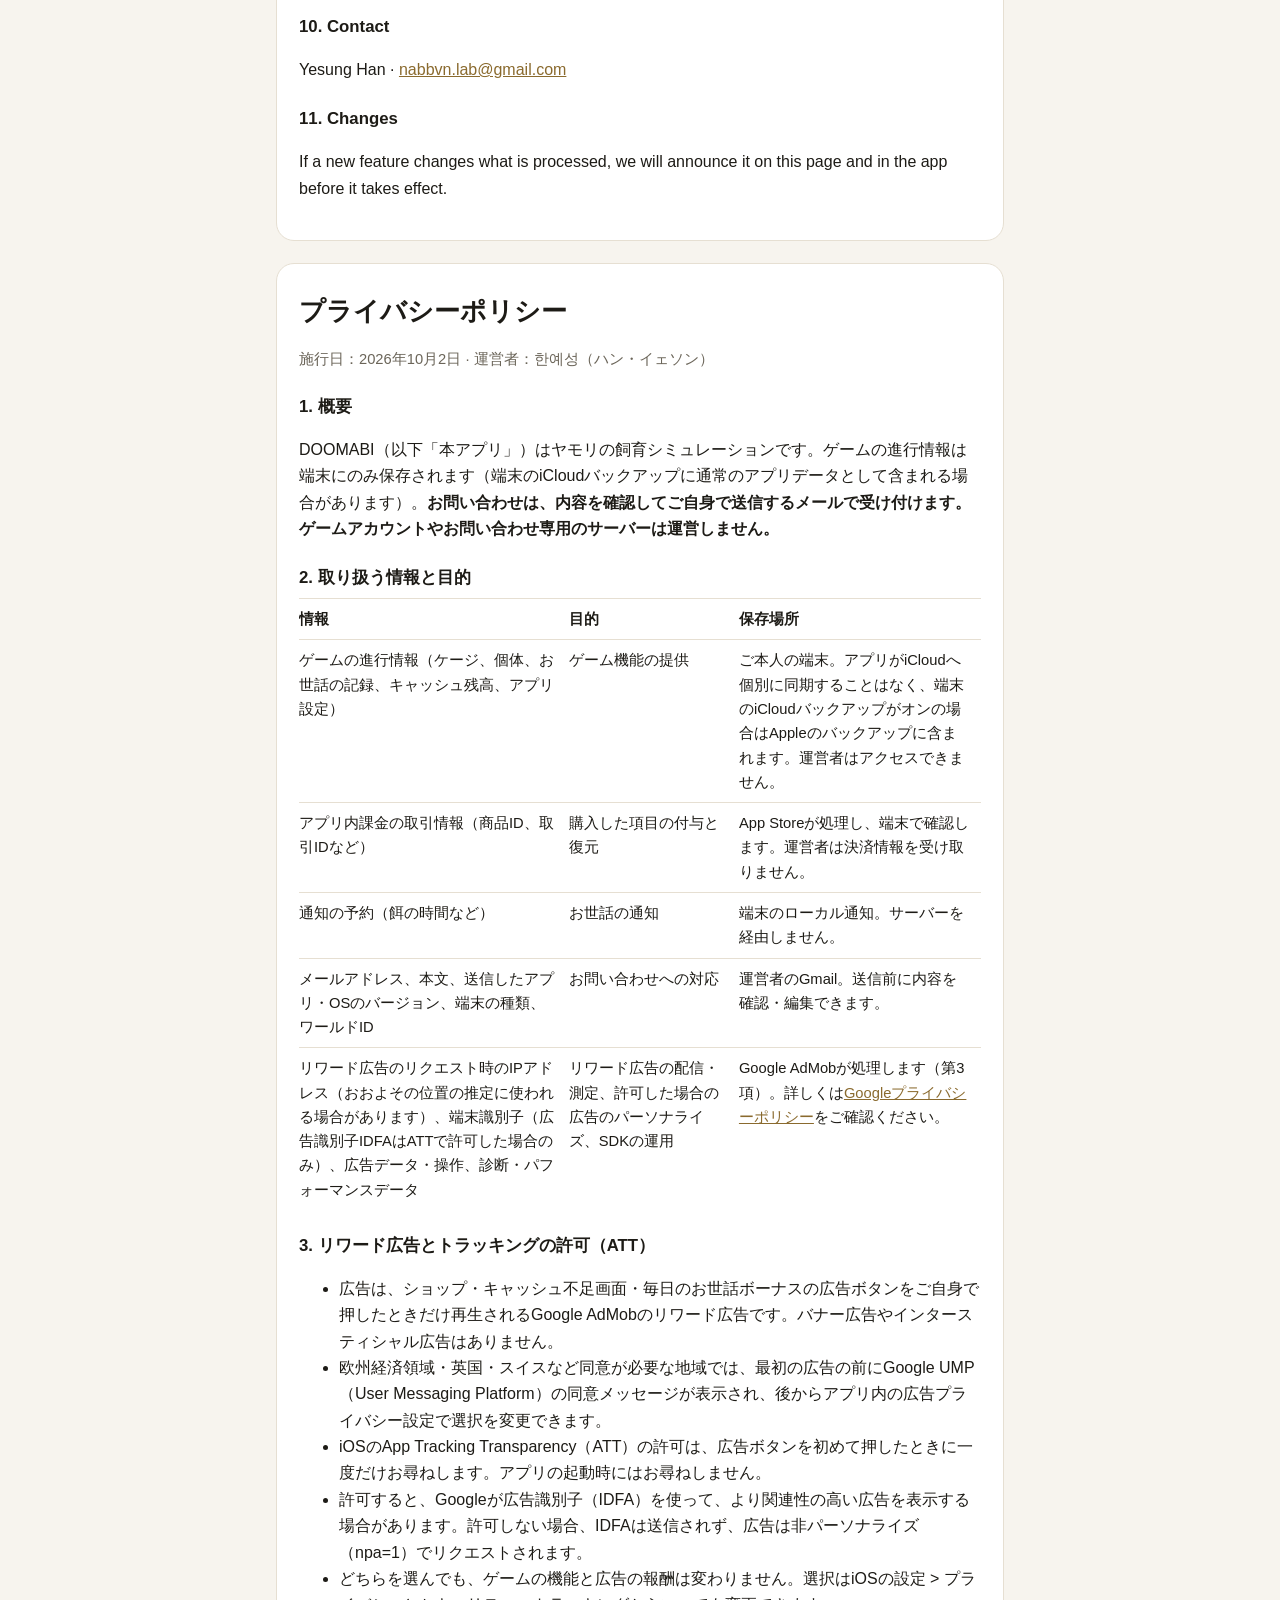
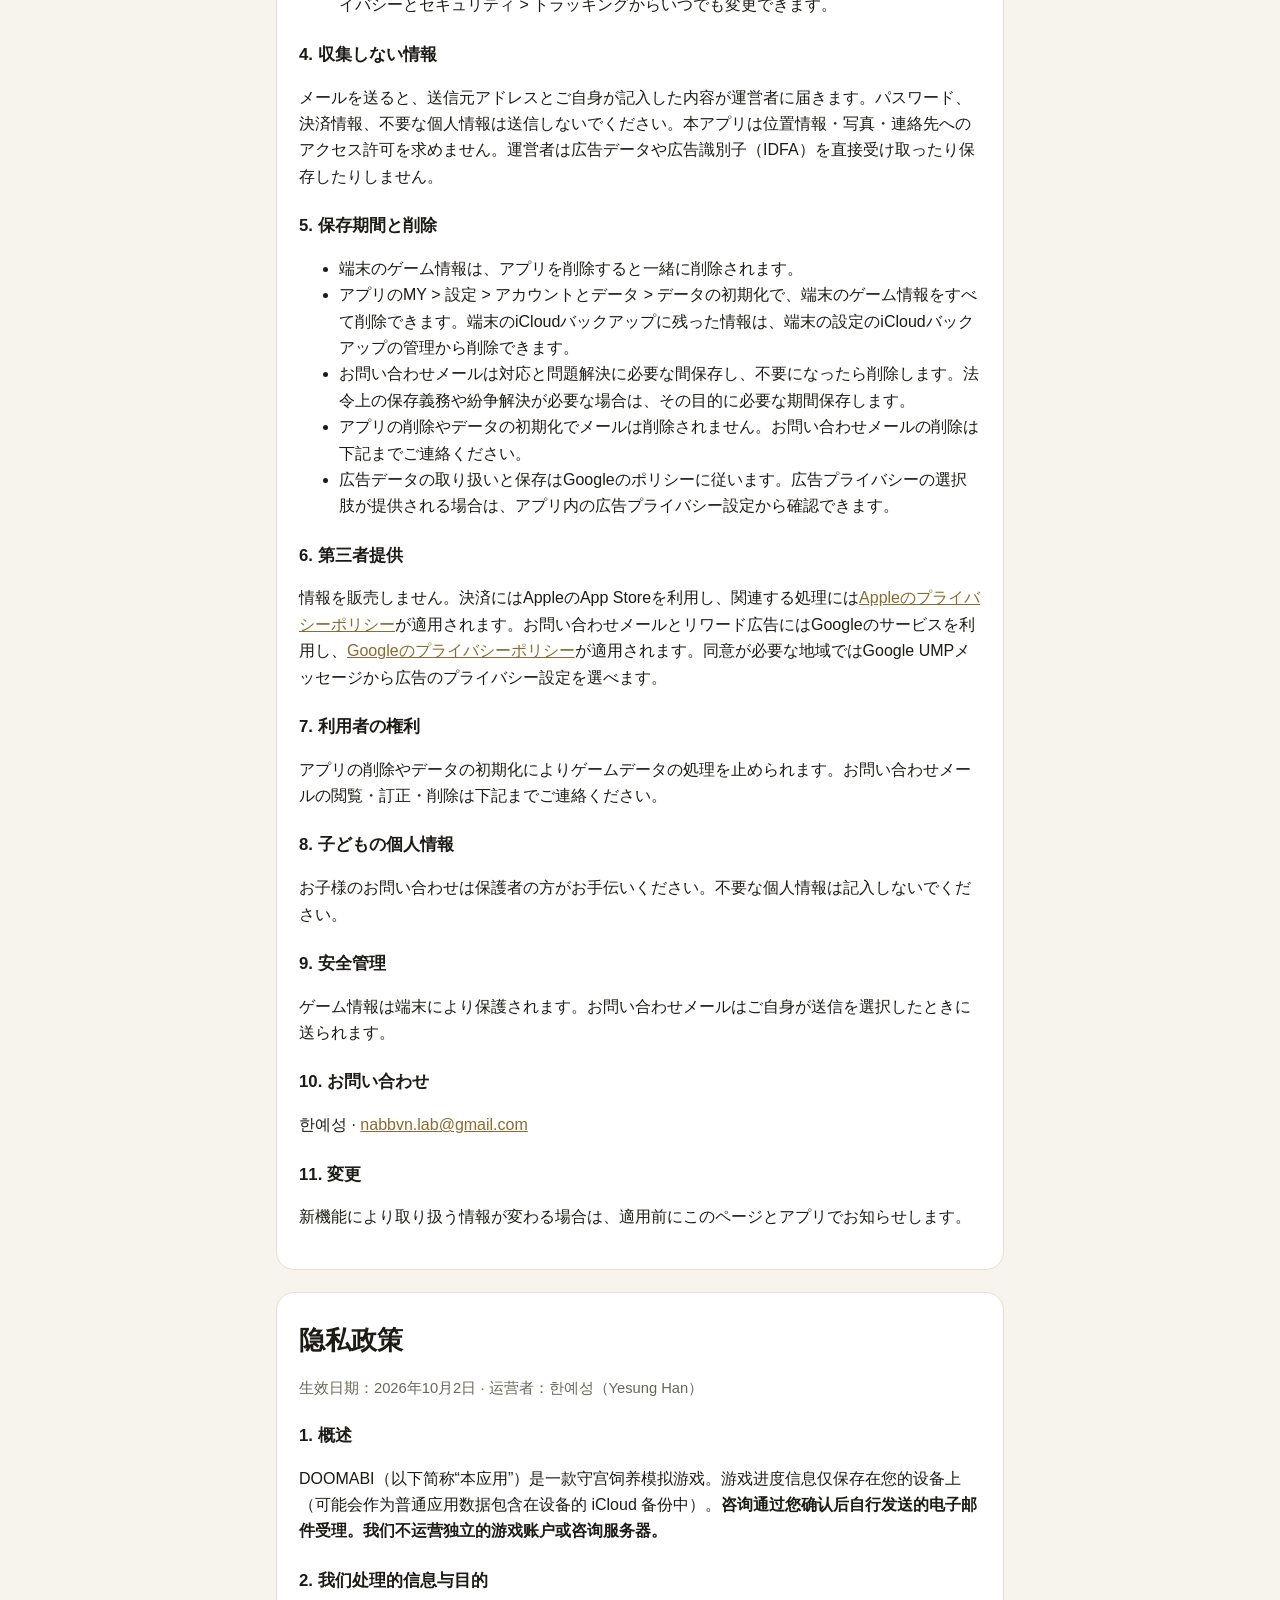
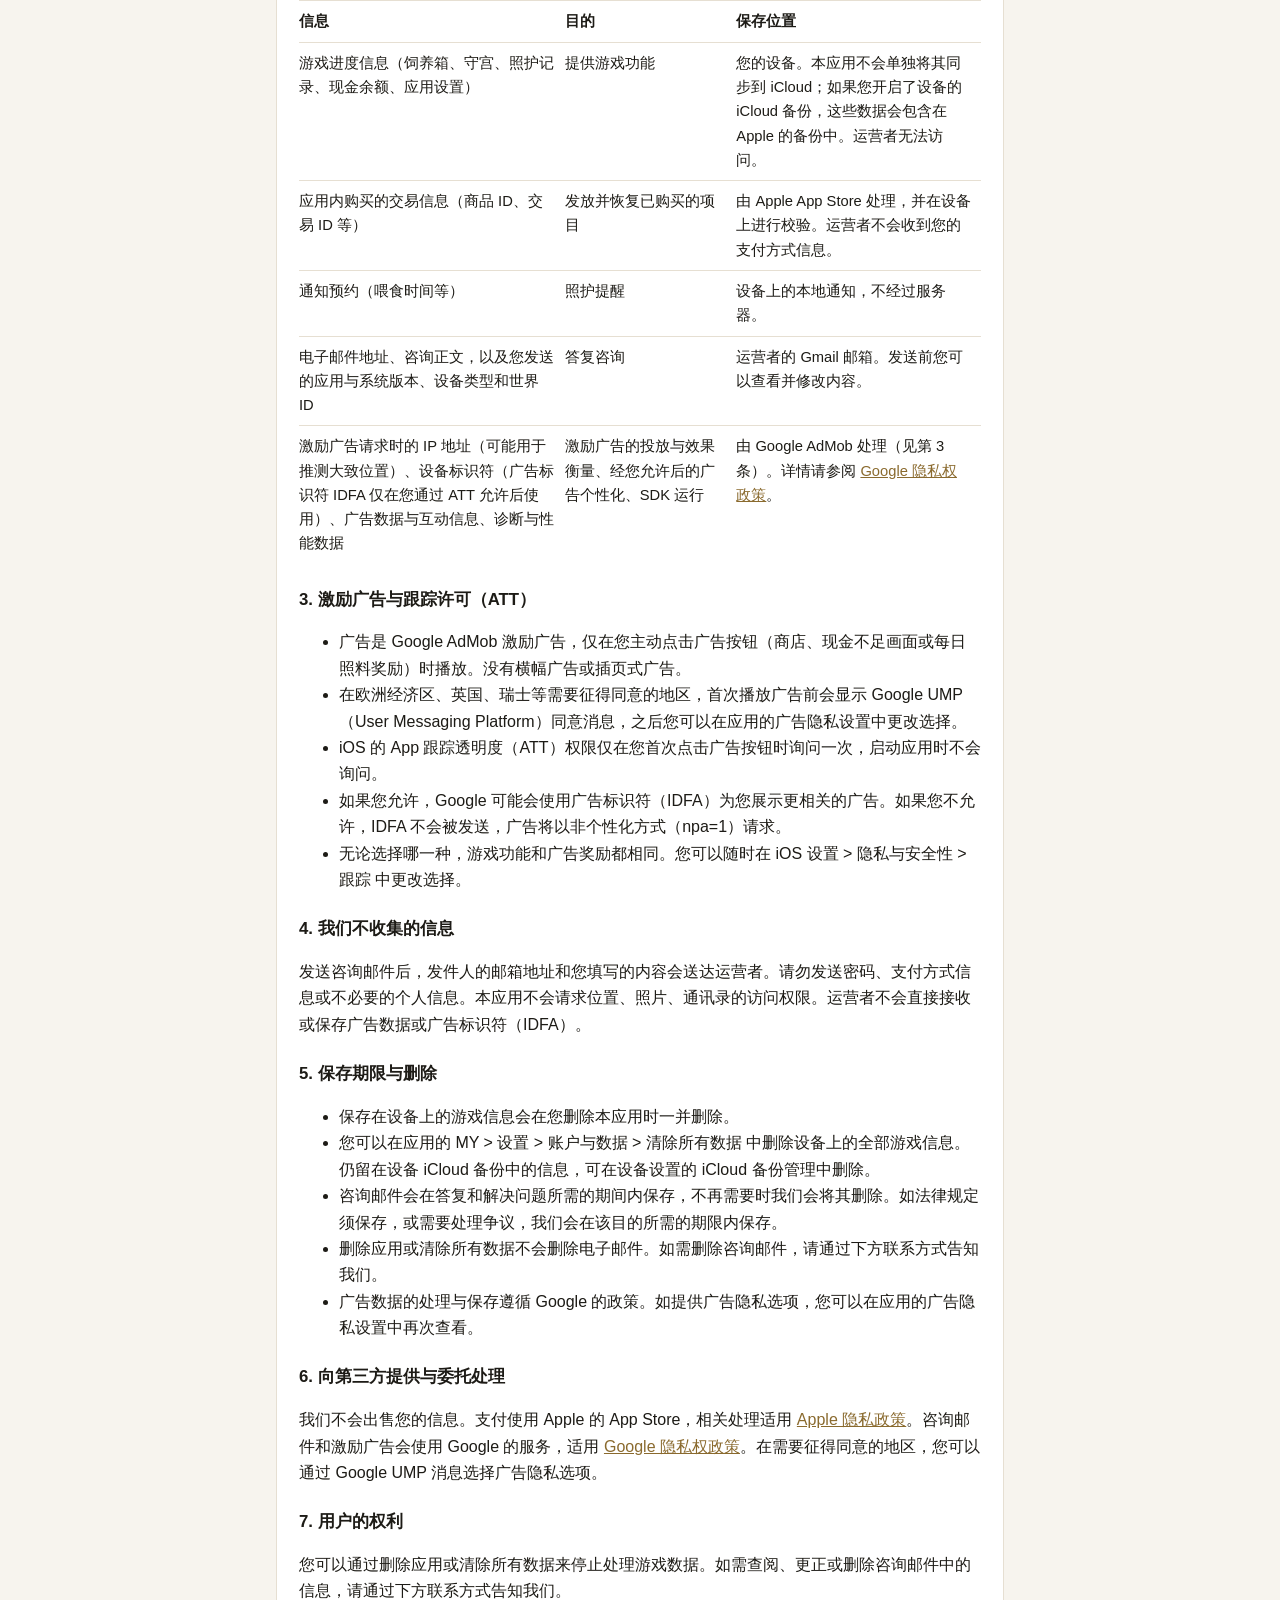
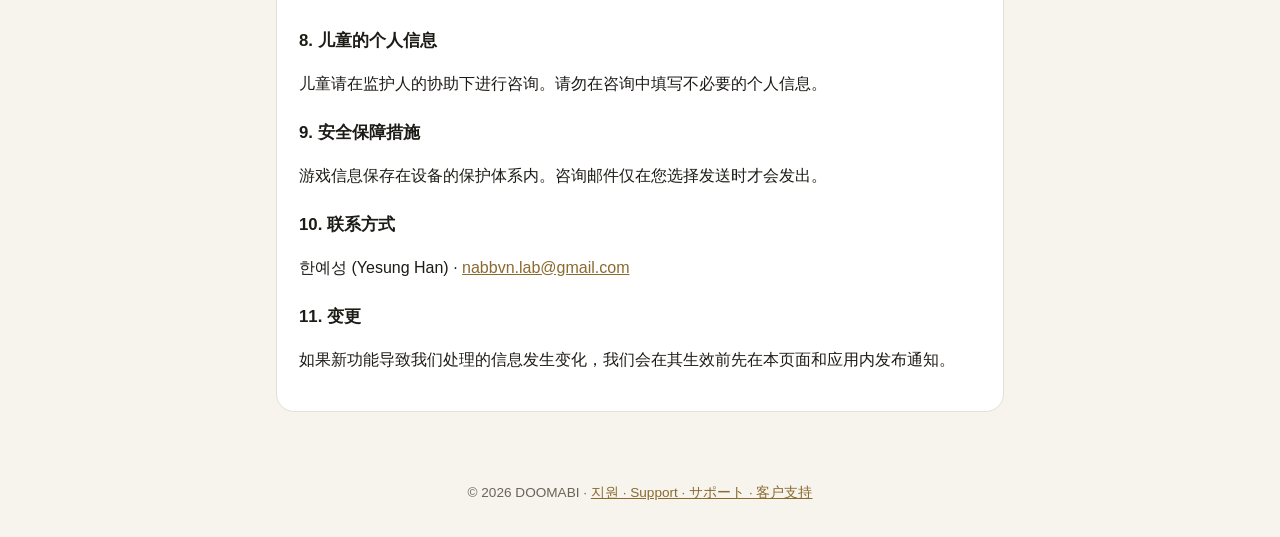
<file: privacy.html>
<!doctype html>
<html lang="ko">
<head>
<meta charset="utf-8">
<meta name="viewport" content="width=device-width, initial-scale=1">
<title>DOOMABI 개인정보 처리방침 · Privacy Policy · プライバシーポリシー · 隐私政策</title>
<link rel="stylesheet" href="style.css">
</head>
<body>
<header>
  <a class="brand" href="./">DOOMABI</a>
  <nav><a href="#ko">한국어</a> · <a href="#en">English</a> · <a href="#ja">日本語</a> · <a href="#zh-Hans">简体中文</a></nav>
</header>
<main>

<section id="ko" lang="ko">
<h1>개인정보 처리방침</h1>
<p class="meta">시행일: 2026년 10월 2일 · 운영자: 한예성</p>

<h2>1. 개요</h2>
<p>DOOMABI(이하 “앱”)는 게코 도마뱀 사육 시뮬레이션 게임입니다. 게임 진행 정보는 사용자 기기에만 저장됩니다(기기의 iCloud 백업에는 일반 앱 데이터로 포함될 수 있습니다). <strong>문의는 사용자가 확인하고 보내는 이메일로 접수합니다. 별도의 게임 계정·문의 서버를 운영하지 않습니다.</strong></p>

<h2>2. 처리하는 정보와 목적</h2>
<table>
<tr><th>정보</th><th>목적</th><th>저장 위치</th></tr>
<tr><td>게임 진행 정보(사육장, 개체, 돌봄 기록, 캐시 잔액, 앱 설정)</td><td>게임 기능 제공</td><td>사용자 기기. 앱이 별도로 iCloud에 동기화하지 않으며, 기기의 iCloud 백업을 켠 경우 Apple의 백업에 포함됩니다. 운영자는 접근할 수 없습니다.</td></tr>
<tr><td>앱 내 구매 거래 정보(상품 ID, 거래 ID 등)</td><td>구매한 항목 지급과 복원</td><td>Apple App Store가 처리하고 기기에서 확인합니다. 운영자는 결제 수단 정보를 받지 않습니다.</td></tr>
<tr><td>알림 예약(먹이 시간 등)</td><td>돌봄 알림</td><td>기기의 로컬 알림. 서버를 거치지 않습니다.</td></tr>
<tr><td>이메일 주소, 문의 본문, 사용자가 전송한 앱·OS 버전, 기기 종류, 월드 ID</td><td>문의 응대</td><td>운영자의 Gmail 메일함. 보내기 전 내용을 확인·수정할 수 있습니다.</td></tr>
<tr><td>보상형 광고 요청 시 IP 주소(대략적 위치 추정), 기기 식별자(광고 식별자 IDFA는 ATT에서 허용한 경우에만), 광고 데이터·상호작용, 진단·성능 데이터</td><td>보상형 광고 제공·측정, 허용한 경우 광고 맞춤화, SDK 운영</td><td>Google AdMob이 처리합니다(아래 3절). 자세한 내용은 <a href="https://policies.google.com/privacy">Google 개인정보처리방침</a>을 확인해 주세요.</td></tr>
</table>

<h2>3. 보상형 광고와 추적 허용(ATT)</h2>
<ul>
<li>광고는 사용자가 상점·캐시 부족 화면·하루 돌봄 보상의 광고 버튼을 직접 눌렀을 때만 재생되는 Google AdMob 보상형 광고입니다. 배너·전면 광고는 없습니다.</li>
<li>유럽경제지역·영국·스위스 등 동의가 필요한 지역에서는 첫 광고 전에 Google UMP(User Messaging Platform) 동의 메시지가 표시되며, 앱의 광고 개인정보 설정에서 선택을 다시 바꿀 수 있습니다.</li>
<li>iOS의 앱 추적 투명성(ATT) 권한은 광고 버튼을 처음 눌렀을 때 한 번만 묻습니다. 앱을 시작할 때는 묻지 않습니다.</li>
<li>허용하면 Google이 광고 식별자(IDFA)를 사용해 더 관련성 높은 광고를 보여 줄 수 있습니다. 허용하지 않으면 IDFA는 전송되지 않고 광고는 비개인화(npa=1)로 요청됩니다.</li>
<li>어느 쪽을 선택해도 게임 기능과 광고 보상은 같습니다. 선택은 iOS 설정 &gt; 개인정보 보호 및 보안 &gt; 추적에서 언제든 바꿀 수 있습니다.</li>
</ul>

<h2>4. 수집하지 않는 정보</h2>
<p>문의 메일을 보내면 발신 이메일 주소와 사용자가 작성한 내용이 운영자에게 전달됩니다. 비밀번호·결제 수단 정보나 불필요한 개인정보는 보내지 마세요. 앱은 위치·사진·연락처 접근 권한을 요청하지 않습니다. 운영자는 광고 데이터나 광고 식별자(IDFA)를 직접 받거나 저장하지 않습니다.</p>

<h2>5. 보유 기간과 파기</h2>
<ul>
<li>기기에 저장된 게임 정보는 앱을 삭제하면 함께 삭제됩니다.</li>
<li>앱의 MY &gt; 설정 &gt; 계정 및 데이터 &gt; 데이터 초기화로 기기의 게임 정보를 모두 삭제할 수 있습니다. 기기의 iCloud 백업에 남은 정보는 기기 설정의 iCloud 백업 관리에서 삭제할 수 있습니다.</li>
<li>문의 이메일은 응대와 문제 해결에 필요한 동안 보관하며, 보관이 필요하지 않게 되면 삭제합니다. 법령상 보관 의무나 분쟁 처리가 필요한 경우 해당 목적에 필요한 기간 보관합니다.</li>
<li>앱 삭제나 데이터 초기화로 이메일이 삭제되지는 않습니다. 문의 이메일의 삭제 요청은 아래 연락처로 보내 주세요.</li>
<li>광고 데이터의 처리와 보유는 Google 정책을 따릅니다. 광고 개인정보 선택이 제공되는 경우 앱의 광고 개인정보 설정에서 다시 확인할 수 있습니다.</li>
</ul>

<h2>6. 제3자 제공과 처리 위탁</h2>
<p>운영자는 정보를 판매하지 않습니다. 결제에는 Apple의 App Store를 이용하며, 관련 처리는 <a href="https://www.apple.com/kr/legal/privacy/">Apple 개인정보 처리방침</a>을 따릅니다. 문의 이메일과 보상형 광고는 Google 서비스를 이용하며 <a href="https://policies.google.com/privacy">Google 개인정보 처리방침</a>이 적용됩니다. 동의가 필요한 지역에서는 Google UMP 메시지에서 광고 개인정보 선택을 할 수 있습니다.</p>

<h2>7. 이용자의 권리</h2>
<p>이용자는 앱 삭제나 데이터 초기화로 게임 데이터 처리를 중단할 수 있습니다. 이메일 문의 정보의 열람·정정·삭제 요청은 아래 연락처로 보내 주세요.</p>

<h2>8. 아동의 개인정보</h2>
<p>아동은 보호자의 도움을 받아 문의해 주세요. 문의에 불필요한 개인정보를 적지 마세요.</p>

<h2>9. 안전성 확보 조치</h2>
<p>게임 정보는 기기의 보호 체계 안에서 저장됩니다. 문의 메일은 사용자가 보내기를 선택할 때 전송됩니다.</p>

<h2>10. 개인정보 보호책임자</h2>
<p>한예성 · <a href="mailto:nabbvn.lab@gmail.com">nabbvn.lab@gmail.com</a></p>

<h2>11. 변경</h2>
<p>새 기능으로 처리하는 정보가 달라지면, 적용 전에 이 페이지와 앱에서 먼저 알립니다.</p>
</section>

<section id="en" lang="en">
<h1>Privacy Policy</h1>
<p class="meta">Effective October 2, 2026 · Operator: Yesung Han (한예성)</p>

<h2>1. Overview</h2>
<p>DOOMABI (“the app”) is a gecko care simulation. Game progress is stored only on your device (it may be included as ordinary app data in your device’s iCloud Backup). <strong>Support is handled by email that you review and choose to send. We do not operate a separate game-account or support server.</strong></p>

<h2>2. What is processed and why</h2>
<table>
<tr><th>Information</th><th>Purpose</th><th>Where it is stored</th></tr>
<tr><td>Game progress (enclosures, geckos, care history, Cash balance, app settings)</td><td>Providing the game</td><td>Your device. The app does not sync it to iCloud; if your device’s iCloud Backup is on, it is included in Apple’s backup. We cannot access it.</td></tr>
<tr><td>In-app purchase transactions (product ID, transaction ID)</td><td>Delivering and restoring what you bought</td><td>Processed by the App Store and verified on your device. We never receive payment details.</td></tr>
<tr><td>Scheduled reminders (e.g. feeding time)</td><td>Care reminders</td><td>Local notifications on your device; no server involved.</td></tr>
<tr><td>Email address, message, and the app/OS versions, device type and world ID you send</td><td>Answering inquiries</td><td>The operator’s Gmail mailbox. You can review and edit the message before sending.</td></tr>
<tr><td>For rewarded ad requests: IP address (which may indicate approximate location), device identifiers (the advertising identifier, IDFA, only if you allow tracking in the ATT prompt), ad data and interactions, diagnostics and performance data</td><td>Delivering and measuring rewarded ads, ad personalization if you allow it, and SDK operation</td><td>Processed by Google AdMob (see section 3). See <a href="https://policies.google.com/privacy">Google’s Privacy Policy</a>.</td></tr>
</table>

<h2>3. Rewarded ads and tracking permission (ATT)</h2>
<ul>
<li>Ads are Google AdMob rewarded ads that play only when you tap an ad button (Shop, the “more Cash needed” sheet, or the daily care bonus). There are no banner or interstitial ads.</li>
<li>In regions that require consent, such as the EEA, the UK and Switzerland, a Google UMP (User Messaging Platform) consent message is shown before the first ad, and you can change your choice later in the app’s ad privacy settings.</li>
<li>The iOS App Tracking Transparency (ATT) permission is asked only once, the first time you tap an ad button. It is never asked when the app starts.</li>
<li>If you allow it, Google may use the advertising identifier (IDFA) to show more relevant ads. If you don’t, the IDFA is not sent and ads are requested as non-personalized (npa=1).</li>
<li>Either way, the game and ad rewards work the same. You can change your choice at any time in iOS Settings &gt; Privacy &amp; Security &gt; Tracking.</li>
</ul>

<h2>4. What we do not collect</h2>
<p>When you send a support email, the operator receives your sender address and the content you choose to send. Do not send passwords, payment details or unnecessary personal information. The app does not request access to location, photos or contacts. The operator does not receive or store ad data or the advertising identifier (IDFA).</p>

<h2>5. Retention and deletion</h2>
<ul>
<li>Game data on your device is deleted when you delete the app.</li>
<li>You can delete all game data on your device in the app under MY &gt; Settings &gt; Account &amp; data &gt; Erase all data. Data left in your device’s iCloud Backup can be deleted in your device’s iCloud Backup settings.</li>
<li>We retain support emails while needed to answer and resolve your inquiry, then delete them when no longer needed. Where legal retention or dispute resolution is required, we retain them for the necessary period.</li>
<li>Deleting the app or erasing its data does not delete emails. Contact us below to request deletion of your support emails.</li>
<li>Google handles ad data under its policies. Where available, you can review ad privacy choices in the app’s ad privacy settings.</li>
</ul>

<h2>6. Third parties</h2>
<p>We do not sell information. Payments use the Apple App Store, governed by <a href="https://www.apple.com/legal/privacy/">Apple’s Privacy Policy</a>. Support email and rewarded ads use Google services, subject to <a href="https://policies.google.com/privacy">Google’s Privacy Policy</a>. In regions requiring consent, Google UMP messages let you choose ad privacy options.</p>

<h2>7. Your rights</h2>
<p>You can stop processing game data by deleting the app or erasing its data. Contact us below to request access to, correction of or deletion of your support email information.</p>

<h2>8. Children</h2>
<p>Children should ask a parent or guardian to help with support inquiries. Do not include unnecessary personal information.</p>

<h2>9. Security</h2>
<p>Game data is protected by your device. Support email is sent only when you choose to send it.</p>

<h2>10. Contact</h2>
<p>Yesung Han · <a href="mailto:nabbvn.lab@gmail.com">nabbvn.lab@gmail.com</a></p>

<h2>11. Changes</h2>
<p>If a new feature changes what is processed, we will announce it on this page and in the app before it takes effect.</p>
</section>

<section id="ja" lang="ja">
<h1>プライバシーポリシー</h1>
<p class="meta">施行日：2026年10月2日 · 運営者：한예성（ハン・イェソン）</p>

<h2>1. 概要</h2>
<p>DOOMABI（以下「本アプリ」）はヤモリの飼育シミュレーションです。ゲームの進行情報は端末にのみ保存されます（端末のiCloudバックアップに通常のアプリデータとして含まれる場合があります）。<strong>お問い合わせは、内容を確認してご自身で送信するメールで受け付けます。ゲームアカウントやお問い合わせ専用のサーバーは運営しません。</strong></p>

<h2>2. 取り扱う情報と目的</h2>
<table>
<tr><th>情報</th><th>目的</th><th>保存場所</th></tr>
<tr><td>ゲームの進行情報（ケージ、個体、お世話の記録、キャッシュ残高、アプリ設定）</td><td>ゲーム機能の提供</td><td>ご本人の端末。アプリがiCloudへ個別に同期することはなく、端末のiCloudバックアップがオンの場合はAppleのバックアップに含まれます。運営者はアクセスできません。</td></tr>
<tr><td>アプリ内課金の取引情報（商品ID、取引IDなど）</td><td>購入した項目の付与と復元</td><td>App Storeが処理し、端末で確認します。運営者は決済情報を受け取りません。</td></tr>
<tr><td>通知の予約（餌の時間など）</td><td>お世話の通知</td><td>端末のローカル通知。サーバーを経由しません。</td></tr>
<tr><td>メールアドレス、本文、送信したアプリ・OSのバージョン、端末の種類、ワールドID</td><td>お問い合わせへの対応</td><td>運営者のGmail。送信前に内容を確認・編集できます。</td></tr>
<tr><td>リワード広告のリクエスト時のIPアドレス（おおよその位置の推定に使われる場合があります）、端末識別子（広告識別子IDFAはATTで許可した場合のみ）、広告データ・操作、診断・パフォーマンスデータ</td><td>リワード広告の配信・測定、許可した場合の広告のパーソナライズ、SDKの運用</td><td>Google AdMobが処理します（第3項）。詳しくは<a href="https://policies.google.com/privacy">Googleプライバシーポリシー</a>をご確認ください。</td></tr>
</table>

<h2>3. リワード広告とトラッキングの許可（ATT）</h2>
<ul>
<li>広告は、ショップ・キャッシュ不足画面・毎日のお世話ボーナスの広告ボタンをご自身で押したときだけ再生されるGoogle AdMobのリワード広告です。バナー広告やインタースティシャル広告はありません。</li>
<li>欧州経済領域・英国・スイスなど同意が必要な地域では、最初の広告の前にGoogle UMP（User Messaging Platform）の同意メッセージが表示され、後からアプリ内の広告プライバシー設定で選択を変更できます。</li>
<li>iOSのApp Tracking Transparency（ATT）の許可は、広告ボタンを初めて押したときに一度だけお尋ねします。アプリの起動時にはお尋ねしません。</li>
<li>許可すると、Googleが広告識別子（IDFA）を使って、より関連性の高い広告を表示する場合があります。許可しない場合、IDFAは送信されず、広告は非パーソナライズ（npa=1）でリクエストされます。</li>
<li>どちらを選んでも、ゲームの機能と広告の報酬は変わりません。選択はiOSの設定 &gt; プライバシーとセキュリティ &gt; トラッキングからいつでも変更できます。</li>
</ul>

<h2>4. 収集しない情報</h2>
<p>メールを送ると、送信元アドレスとご自身が記入した内容が運営者に届きます。パスワード、決済情報、不要な個人情報は送信しないでください。本アプリは位置情報・写真・連絡先へのアクセス許可を求めません。運営者は広告データや広告識別子（IDFA）を直接受け取ったり保存したりしません。</p>

<h2>5. 保存期間と削除</h2>
<ul>
<li>端末のゲーム情報は、アプリを削除すると一緒に削除されます。</li>
<li>アプリのMY &gt; 設定 &gt; アカウントとデータ &gt; データの初期化で、端末のゲーム情報をすべて削除できます。端末のiCloudバックアップに残った情報は、端末の設定のiCloudバックアップの管理から削除できます。</li>
<li>お問い合わせメールは対応と問題解決に必要な間保存し、不要になったら削除します。法令上の保存義務や紛争解決が必要な場合は、その目的に必要な期間保存します。</li>
<li>アプリの削除やデータの初期化でメールは削除されません。お問い合わせメールの削除は下記までご連絡ください。</li>
<li>広告データの取り扱いと保存はGoogleのポリシーに従います。広告プライバシーの選択肢が提供される場合は、アプリ内の広告プライバシー設定から確認できます。</li>
</ul>

<h2>6. 第三者提供</h2>
<p>情報を販売しません。決済にはAppleのApp Storeを利用し、関連する処理には<a href="https://www.apple.com/jp/legal/privacy/">Appleのプライバシーポリシー</a>が適用されます。お問い合わせメールとリワード広告にはGoogleのサービスを利用し、<a href="https://policies.google.com/privacy">Googleのプライバシーポリシー</a>が適用されます。同意が必要な地域ではGoogle UMPメッセージから広告のプライバシー設定を選べます。</p>

<h2>7. 利用者の権利</h2>
<p>アプリの削除やデータの初期化によりゲームデータの処理を止められます。お問い合わせメールの閲覧・訂正・削除は下記までご連絡ください。</p>

<h2>8. 子どもの個人情報</h2>
<p>お子様のお問い合わせは保護者の方がお手伝いください。不要な個人情報は記入しないでください。</p>

<h2>9. 安全管理</h2>
<p>ゲーム情報は端末により保護されます。お問い合わせメールはご自身が送信を選択したときに送られます。</p>

<h2>10. お問い合わせ</h2>
<p>한예성 · <a href="mailto:nabbvn.lab@gmail.com">nabbvn.lab@gmail.com</a></p>

<h2>11. 変更</h2>
<p>新機能により取り扱う情報が変わる場合は、適用前にこのページとアプリでお知らせします。</p>
</section>

<section id="zh-Hans" lang="zh-Hans">
<h1>隐私政策</h1>
<p class="meta">生效日期：2026年10月2日 · 运营者：한예성（Yesung Han）</p>

<h2>1. 概述</h2>
<p>DOOMABI（以下简称“本应用”）是一款守宫饲养模拟游戏。游戏进度信息仅保存在您的设备上（可能会作为普通应用数据包含在设备的 iCloud 备份中）。<strong>咨询通过您确认后自行发送的电子邮件受理。我们不运营独立的游戏账户或咨询服务器。</strong></p>

<h2>2. 我们处理的信息与目的</h2>
<table>
<tr><th>信息</th><th>目的</th><th>保存位置</th></tr>
<tr><td>游戏进度信息（饲养箱、守宫、照护记录、现金余额、应用设置）</td><td>提供游戏功能</td><td>您的设备。本应用不会单独将其同步到 iCloud；如果您开启了设备的 iCloud 备份，这些数据会包含在 Apple 的备份中。运营者无法访问。</td></tr>
<tr><td>应用内购买的交易信息（商品 ID、交易 ID 等）</td><td>发放并恢复已购买的项目</td><td>由 Apple App Store 处理，并在设备上进行校验。运营者不会收到您的支付方式信息。</td></tr>
<tr><td>通知预约（喂食时间等）</td><td>照护提醒</td><td>设备上的本地通知，不经过服务器。</td></tr>
<tr><td>电子邮件地址、咨询正文，以及您发送的应用与系统版本、设备类型和世界 ID</td><td>答复咨询</td><td>运营者的 Gmail 邮箱。发送前您可以查看并修改内容。</td></tr>
<tr><td>激励广告请求时的 IP 地址（可能用于推测大致位置）、设备标识符（广告标识符 IDFA 仅在您通过 ATT 允许后使用）、广告数据与互动信息、诊断与性能数据</td><td>激励广告的投放与效果衡量、经您允许后的广告个性化、SDK 运行</td><td>由 Google AdMob 处理（见第 3 条）。详情请参阅 <a href="https://policies.google.com/privacy?hl=zh-CN">Google 隐私权政策</a>。</td></tr>
</table>

<h2>3. 激励广告与跟踪许可（ATT）</h2>
<ul>
<li>广告是 Google AdMob 激励广告，仅在您主动点击广告按钮（商店、现金不足画面或每日照料奖励）时播放。没有横幅广告或插页式广告。</li>
<li>在欧洲经济区、英国、瑞士等需要征得同意的地区，首次播放广告前会显示 Google UMP（User Messaging Platform）同意消息，之后您可以在应用的广告隐私设置中更改选择。</li>
<li>iOS 的 App 跟踪透明度（ATT）权限仅在您首次点击广告按钮时询问一次，启动应用时不会询问。</li>
<li>如果您允许，Google 可能会使用广告标识符（IDFA）为您展示更相关的广告。如果您不允许，IDFA 不会被发送，广告将以非个性化方式（npa=1）请求。</li>
<li>无论选择哪一种，游戏功能和广告奖励都相同。您可以随时在 iOS 设置 &gt; 隐私与安全性 &gt; 跟踪 中更改选择。</li>
</ul>

<h2>4. 我们不收集的信息</h2>
<p>发送咨询邮件后，发件人的邮箱地址和您填写的内容会送达运营者。请勿发送密码、支付方式信息或不必要的个人信息。本应用不会请求位置、照片、通讯录的访问权限。运营者不会直接接收或保存广告数据或广告标识符（IDFA）。</p>

<h2>5. 保存期限与删除</h2>
<ul>
<li>保存在设备上的游戏信息会在您删除本应用时一并删除。</li>
<li>您可以在应用的 MY &gt; 设置 &gt; 账户与数据 &gt; 清除所有数据 中删除设备上的全部游戏信息。仍留在设备 iCloud 备份中的信息，可在设备设置的 iCloud 备份管理中删除。</li>
<li>咨询邮件会在答复和解决问题所需的期间内保存，不再需要时我们会将其删除。如法律规定须保存，或需要处理争议，我们会在该目的所需的期限内保存。</li>
<li>删除应用或清除所有数据不会删除电子邮件。如需删除咨询邮件，请通过下方联系方式告知我们。</li>
<li>广告数据的处理与保存遵循 Google 的政策。如提供广告隐私选项，您可以在应用的广告隐私设置中再次查看。</li>
</ul>

<h2>6. 向第三方提供与委托处理</h2>
<p>我们不会出售您的信息。支付使用 Apple 的 App Store，相关处理适用 <a href="https://www.apple.com/cn/legal/privacy/">Apple 隐私政策</a>。咨询邮件和激励广告会使用 Google 的服务，适用 <a href="https://policies.google.com/privacy?hl=zh-CN">Google 隐私权政策</a>。在需要征得同意的地区，您可以通过 Google UMP 消息选择广告隐私选项。</p>

<h2>7. 用户的权利</h2>
<p>您可以通过删除应用或清除所有数据来停止处理游戏数据。如需查阅、更正或删除咨询邮件中的信息，请通过下方联系方式告知我们。</p>

<h2>8. 儿童的个人信息</h2>
<p>儿童请在监护人的协助下进行咨询。请勿在咨询中填写不必要的个人信息。</p>

<h2>9. 安全保障措施</h2>
<p>游戏信息保存在设备的保护体系内。咨询邮件仅在您选择发送时才会发出。</p>

<h2>10. 联系方式</h2>
<p>한예성 (Yesung Han) · <a href="mailto:nabbvn.lab@gmail.com">nabbvn.lab@gmail.com</a></p>

<h2>11. 变更</h2>
<p>如果新功能导致我们处理的信息发生变化，我们会在其生效前先在本页面和应用内发布通知。</p>
</section>

</main>
<footer>© 2026 DOOMABI · <a href="./">지원 · Support · サポート · 客户支持</a></footer>
</body>
</html>
</file>
<file: style.css>
:root { color-scheme: light dark; --accent: #8a6a2e; --ink: #1d1b16; --muted: #6b6559; --paper: #f7f4ee; --card: #ffffff; --line: #e6dfd2; }
@media (prefers-color-scheme: dark) { :root { --accent: #d4b273; --ink: #f1ede4; --muted: #b3ab9b; --paper: #16140f; --card: #211e17; --line: #3a3428; } }
* { box-sizing: border-box; }
body { margin: 0; background: var(--paper); color: var(--ink); font: 16px/1.65 -apple-system, BlinkMacSystemFont, "Apple SD Gothic Neo", "Hiragino Sans", "Noto Sans KR", sans-serif; }
header { position: sticky; top: 0; display: flex; flex-wrap: wrap; gap: 8px 16px; justify-content: space-between; align-items: center; padding: 14px max(16px, env(safe-area-inset-left)); background: color-mix(in srgb, var(--paper) 88%, transparent); backdrop-filter: blur(12px); border-bottom: 1px solid var(--line); }
.brand { font-weight: 800; letter-spacing: .04em; color: var(--ink); text-decoration: none; }
nav a, a { color: var(--accent); }
main { max-width: 760px; margin: 0 auto; padding: 8px 16px 48px; }
section { background: var(--card); border: 1px solid var(--line); border-radius: 18px; padding: 8px 22px 22px; margin: 22px 0; }
h1 { font-size: 1.6rem; margin: 18px 0 4px; }
h2 { font-size: 1.05rem; margin: 22px 0 6px; }
.meta, .contact { color: var(--muted); font-size: .92rem; }
.lead { font-size: 1.05rem; }
table { width: 100%; border-collapse: collapse; font-size: .92rem; display: block; overflow-x: auto; }
th, td { text-align: left; vertical-align: top; border-top: 1px solid var(--line); padding: 8px 10px 8px 0; min-width: 120px; }
details { border-top: 1px solid var(--line); padding: 10px 0; }
summary { cursor: pointer; font-weight: 600; }
footer { text-align: center; color: var(--muted); font-size: .85rem; padding: 0 16px 32px; }
</file>
